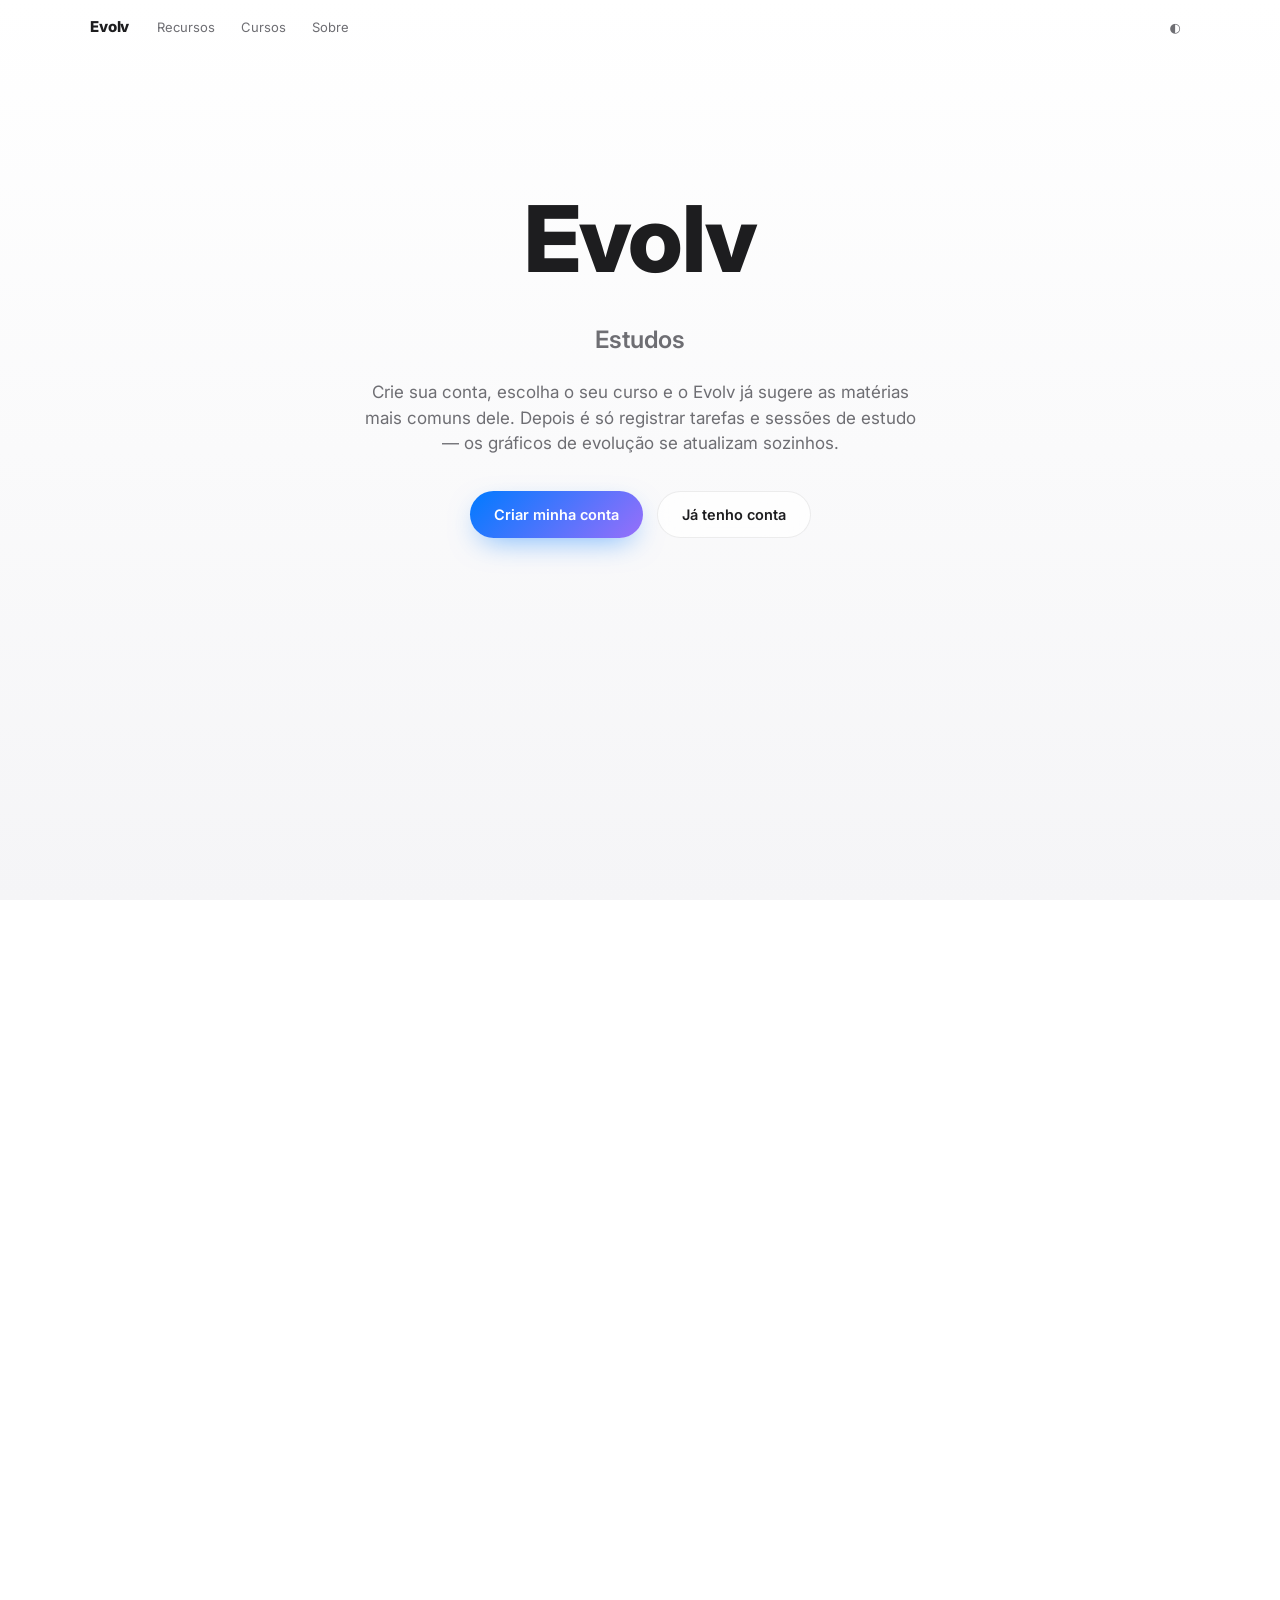
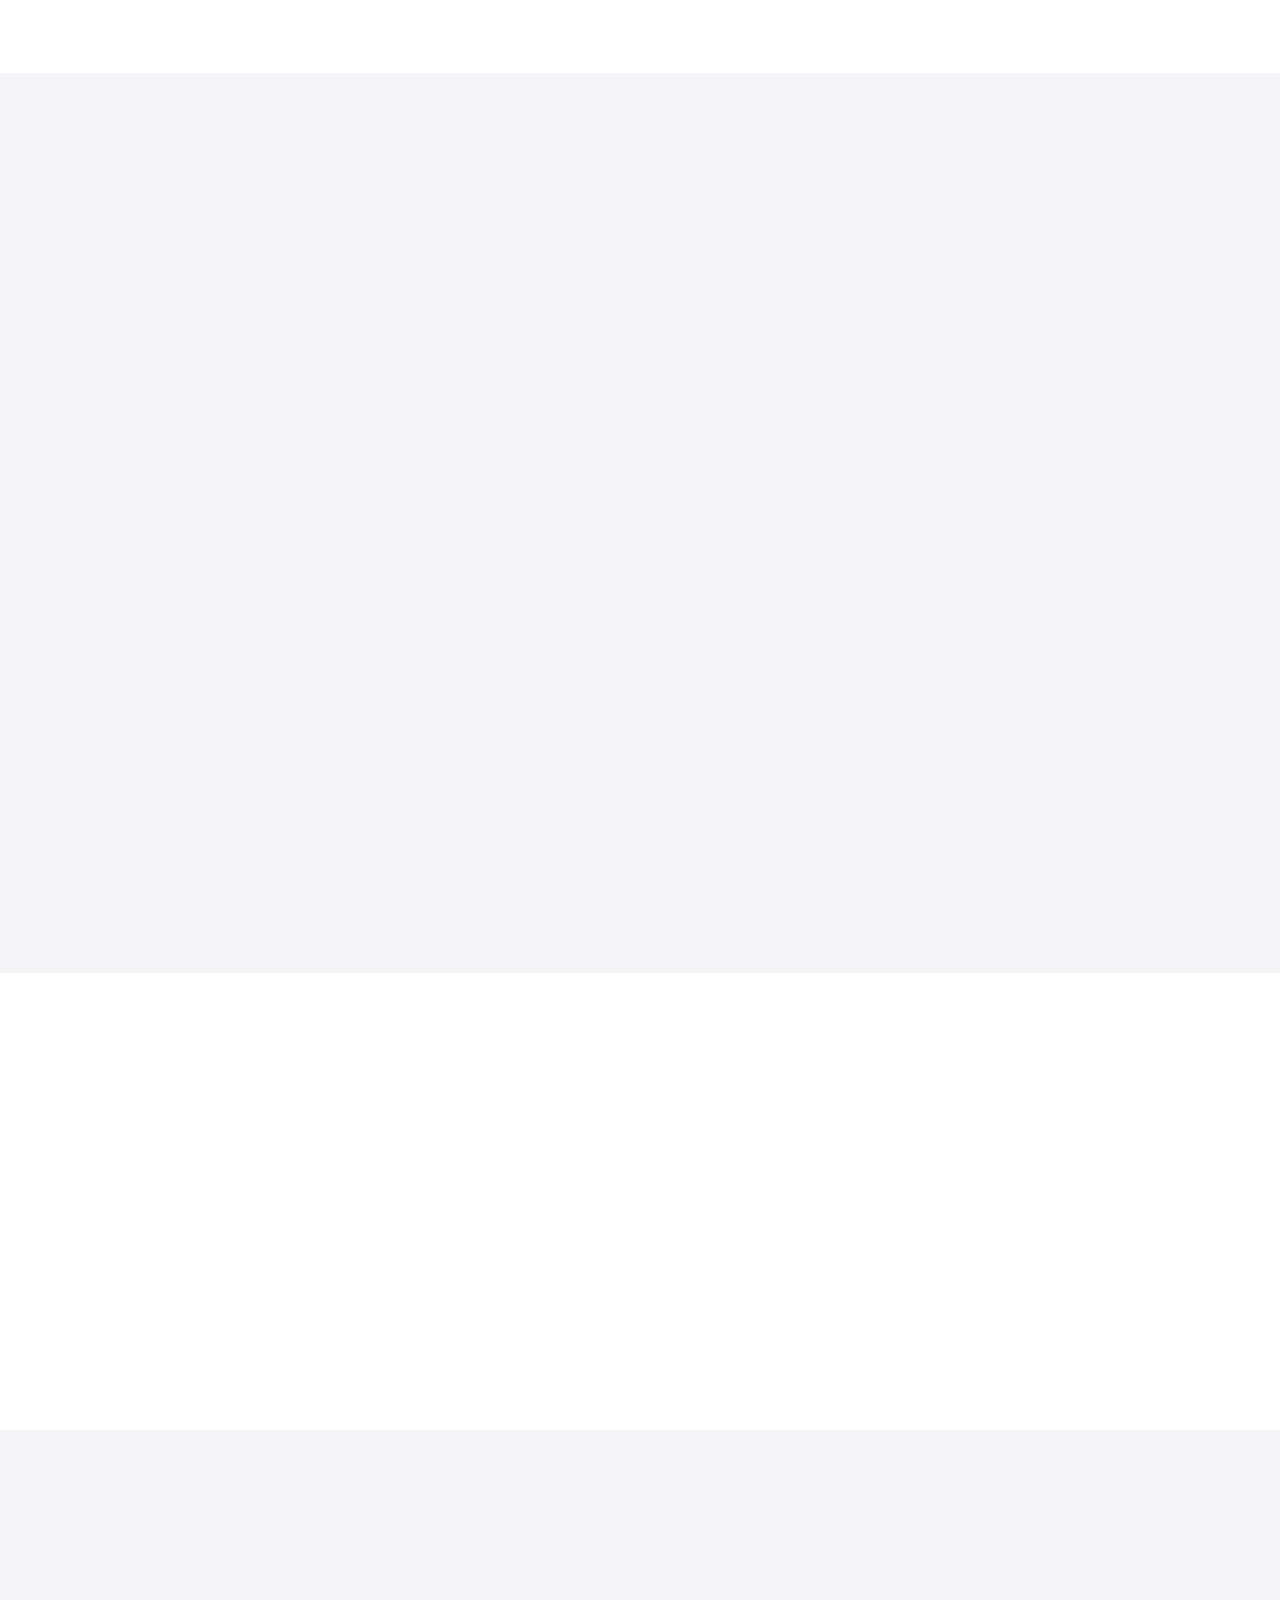
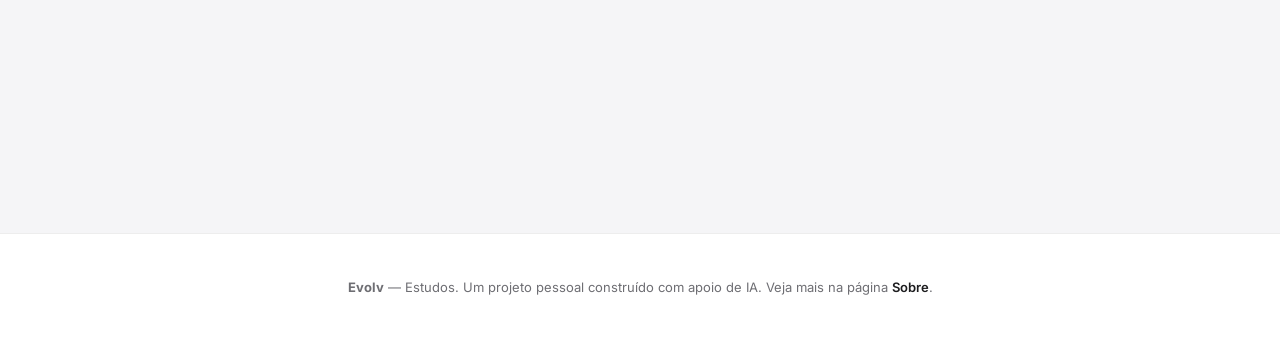
<file: index.html>
<!doctype html>
<html lang="pt-BR">
<head>
<meta charset="utf-8">
<meta name="viewport" content="width=device-width, initial-scale=1, viewport-fit=cover">
<title>Evolv — Estudos</title>
<meta name="description" content="Evolv é o painel pessoal para acompanhar as matérias do seu curso — com dados reais das suas tarefas e sessões de estudo.">
<script>try{var t=localStorage.getItem('evolv:theme');if(t)document.documentElement.dataset.theme=t;}catch(e){}</script>
<link rel="icon" href="data:image/svg+xml,%3Csvg xmlns='http://www.w3.org/2000/svg' viewBox='0 0 100 100'%3E%3Crect width='100' height='100' rx='22' fill='%23000'/%3E%3Ctext x='50' y='67' font-size='54' font-family='Arial' fill='%23fff' text-anchor='middle'%3EE%3C/text%3E%3C/svg%3E">
<link rel="preconnect" href="https://fonts.googleapis.com">
<link rel="preconnect" href="https://fonts.gstatic.com" crossorigin>
<link href="https://fonts.googleapis.com/css2?family=Inter:wght@400;500;600;700&display=swap" rel="stylesheet">
<link rel="stylesheet" href="css/theme.css">
<link rel="stylesheet" href="css/base.css">
<link rel="stylesheet" href="css/nav.css">
<link rel="stylesheet" href="css/marketing.css">
<link rel="stylesheet" href="css/components.css">
<link rel="stylesheet" href="css/animations.css">
</head>
<body>

<nav id="navbar">
  <div class="nav-inner">
    <a href="index.html" class="nav-logo">Evolv</a>
    <div class="nav-links">
      <a href="#features">Recursos</a>
      <a href="#courses">Cursos</a>
      <a href="about.html">Sobre</a>
    </div>
    <div class="nav-right">
      <button class="theme-btn" data-act="theme" title="Alternar tema">◐</button>
      <span data-auth="out" style="display:none"><a href="login.html" class="nav-cta">Entrar</a></span>
      <span data-auth="in" style="display:none;align-items:center;gap:12px">
        <a href="profile.html" class="nav-avatar" id="navAvatar">?</a>
        <a href="javascript:void(0)" class="nav-logout" data-act="logout">Sair</a>
      </span>
    </div>
  </div>
</nav>

<header class="hero">
  <div class="container">
    <h1>Evolv</h1>
    <p class="sub">Estudos</p>
    <p class="lead">Crie sua conta, escolha o seu curso e o Evolv já sugere as matérias mais comuns dele. Depois é só registrar tarefas e sessões de estudo — os gráficos de evolução se atualizam sozinhos.</p>
    <div class="hero-cta">
      <a href="signup.html" class="pill primary">Criar minha conta</a>
      <a href="login.html" class="pill secondary">Já tenho conta</a>
    </div>

    <div class="mock reveal scale">
      <div class="mock-bar"><i></i><i></i><i></i></div>
      <div class="mock-body">
        <div class="mock-side"><i></i><i></i><i></i><i></i><i></i></div>
        <div class="mock-main">
          <div class="mock-kpis"><i></i><i></i><i></i></div>
          <div class="mock-chart">
            <svg viewBox="0 0 400 120" preserveAspectRatio="none">
              <polyline points="0,90 40,80 80,86 120,60 160,66 200,40 240,48 280,26 320,32 360,14 400,20" fill="none" stroke="#0071e3" stroke-width="2.5"/>
            </svg>
          </div>
        </div>
      </div>
    </div>
  </div>
</header>

<section class="section" id="features">
  <div class="container">
    <div class="section-head reveal">
      <div class="eyebrow">Por que Evolv</div>
      <h2>Feito para acompanhar sua rotina de verdade</h2>
      <p>Sem planilhas soltas, sem métricas inventadas. Cada gráfico nasce das tarefas que você concluiu e das horas que você realmente estudou.</p>
    </div>
    <div class="feat-grid reveal">
      <div class="feat"><div class="n">01</div><h3>Matérias do seu jeito</h3><p>Crie suas próprias disciplinas, ou deixe o Evolv sugerir as do seu curso automaticamente.</p></div>
      <div class="feat"><div class="n">02</div><h3>Painel com dados reais</h3><p>Gráficos de evolução calculados a partir das suas tarefas e registros — nunca números fictícios.</p></div>
      <div class="feat"><div class="n">03</div><h3>Tarefas com prazo</h3><p>Crie, conclua e filtre por pendentes, concluídas ou atrasadas.</p></div>
      <div class="feat"><div class="n">04</div><h3>Modo claro e escuro</h3><p>Interface fluida, com transições suaves em cada interação.</p></div>
    </div>
  </div>
</section>

<section class="subj-band" id="courses">
  <div class="container">
    <div class="section-head reveal">
      <div class="eyebrow">Cursos com sugestão automática</div>
      <h2>Diga seu curso, o Evolv monta o resto</h2>
      <p>Ao criar sua conta, escolha um destes cursos e as matérias mais comuns dele já aparecem prontas no seu painel — se você quiser.</p>
    </div>
    <div class="subj-grid stagger">
      <a class="subj-tile" href="signup.html"><div class="badge" style="background:#0071e3">AL</div><h3>ADS</h3><p>Análise e Desenvolvimento de Sistemas</p></a>
      <a class="subj-tile" href="signup.html"><div class="badge" style="background:#34c759">CC</div><h3>Ciência da Computação</h3><p>Algoritmo, estrutura de dados, arquitetura e mais.</p></a>
      <a class="subj-tile" href="signup.html"><div class="badge" style="background:#ff9500">ES</div><h3>Engenharia de Software</h3><p>Requisitos, banco de dados, arquitetura.</p></a>
      <a class="subj-tile" href="signup.html"><div class="badge" style="background:#af52de">SI</div><h3>Sistemas de Informação</h3><p>Algoritmo, gestão de projetos e mais.</p></a>
      <a class="subj-tile" href="signup.html"><div class="badge" style="background:#ff3b30">RC</div><h3>Redes de Computadores</h3><p>Redes, arquitetura, TI e mais.</p></a>
      <a class="subj-tile" href="signup.html"><div class="badge" style="background:#5ac8fa">EC</div><h3>Engenharia da Computação</h3><p>Circuitos digitais, arquitetura e mais.</p></a>
    </div>
  </div>
</section>

<section class="section" id="how">
  <div class="container">
    <div class="section-head reveal">
      <div class="eyebrow">Como funciona</div>
      <h2>Três passos, evolução contínua</h2>
    </div>
    <div class="steps stagger">
      <div class="step"><div class="n"></div><h3>Crie sua conta</h3><p>Diga seu nome, e-mail e, se quiser, o seu curso.</p></div>
      <div class="step"><div class="n"></div><h3>Organize suas matérias</h3><p>Use as sugeridas pelo seu curso ou crie as suas.</p></div>
      <div class="step"><div class="n"></div><h3>Acompanhe sua evolução</h3><p>Registre tarefas e sessões — o painel se atualiza sozinho.</p></div>
    </div>
  </div>
</section>

<section class="cta-band">
  <div class="container reveal">
    <h2>Comece a acompanhar sua evolução</h2>
    <p>Leva menos de um minuto para criar sua conta.</p>
    <a href="signup.html" class="pill primary">Criar minha conta</a>
  </div>
</section>

<footer>
  <p><b>Evolv</b> — Estudos. Um projeto pessoal construído com apoio de IA. Veja mais na página <a href="about.html">Sobre</a>.</p>
</footer>

<script src="js/core/utils.js"></script>
<script src="js/core/state.js"></script>
<script src="js/data/database.js"></script>
<script src="js/services/auth.js"></script>
<script src="js/ui/reveal.js"></script>
<script src="js/pages/marketing.js"></script>
</body>
</html>
</file>
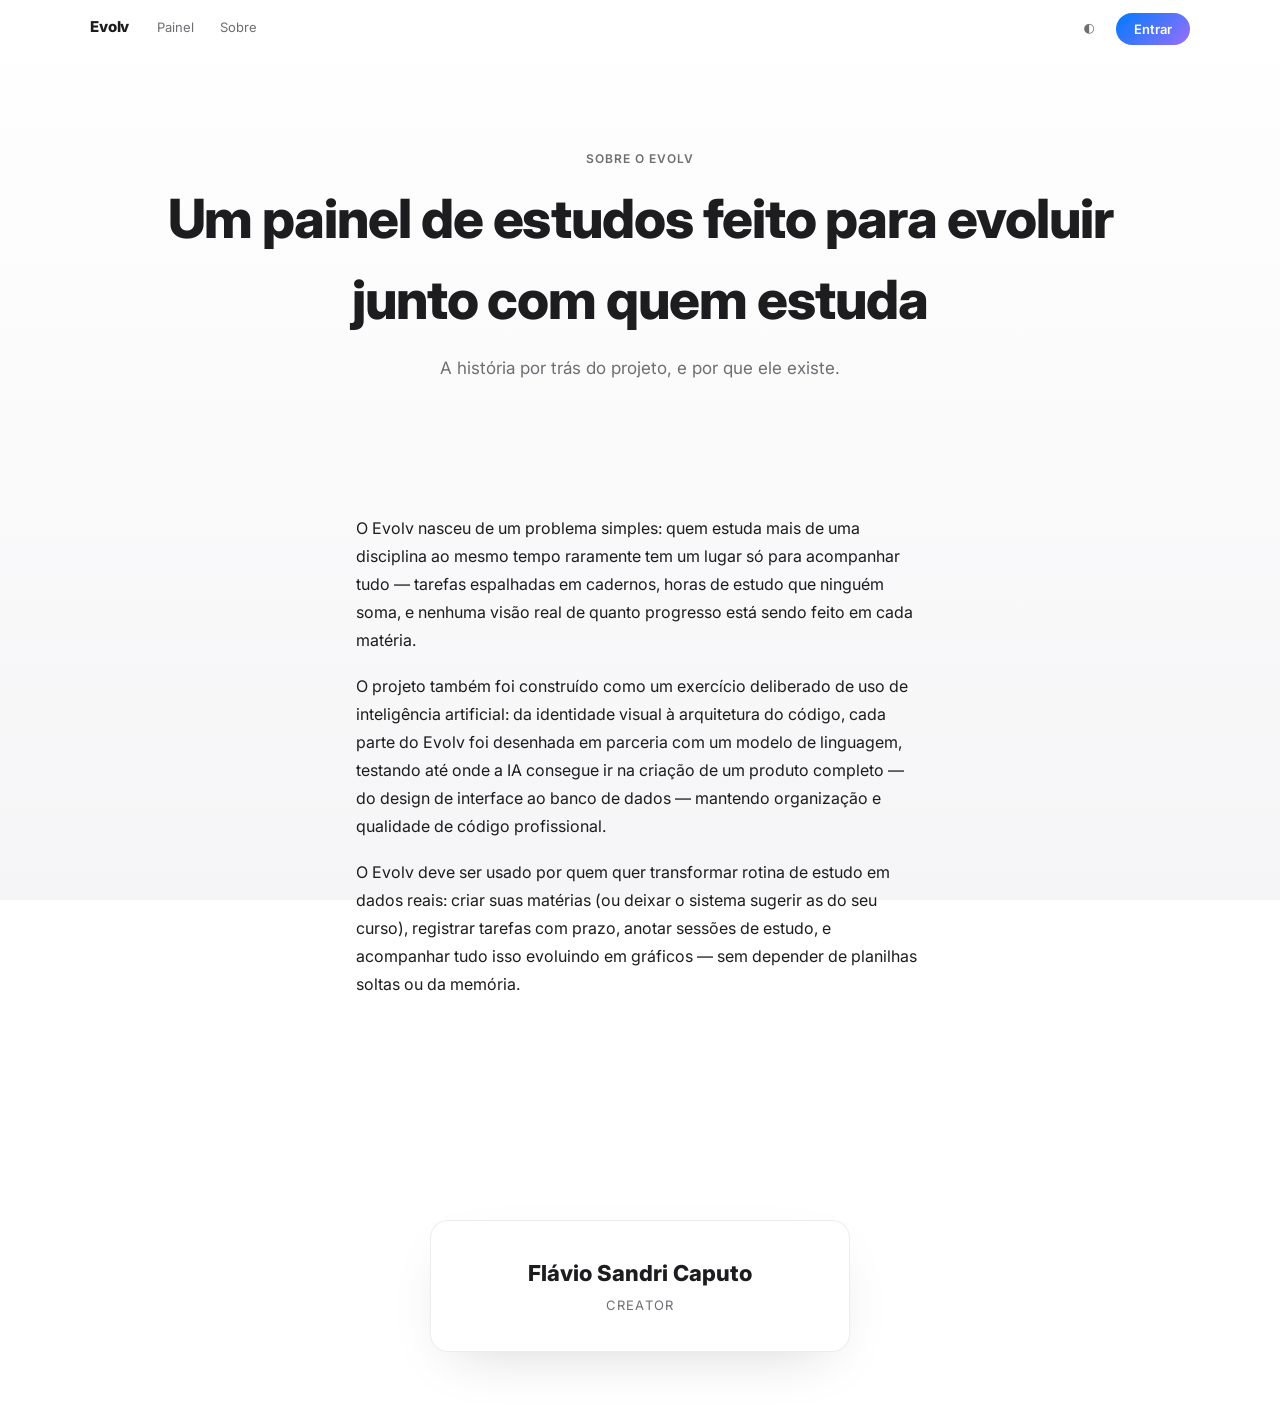
<file: about.html>
<!doctype html>
<html lang="pt-BR">
<head>
<meta charset="utf-8">
<meta name="viewport" content="width=device-width, initial-scale=1, viewport-fit=cover">
<title>Sobre — Evolv</title>
<script>try{var t=localStorage.getItem('evolv:theme');if(t)document.documentElement.dataset.theme=t;}catch(e){}</script>
<link rel="icon" href="data:image/svg+xml,%3Csvg xmlns='http://www.w3.org/2000/svg' viewBox='0 0 100 100'%3E%3Crect width='100' height='100' rx='22' fill='%23000'/%3E%3Ctext x='50' y='67' font-size='54' font-family='Arial' fill='%23fff' text-anchor='middle'%3EE%3C/text%3E%3C/svg%3E">
<link rel="preconnect" href="https://fonts.googleapis.com">
<link rel="preconnect" href="https://fonts.gstatic.com" crossorigin>
<link href="https://fonts.googleapis.com/css2?family=Inter:wght@400;500;600;700&display=swap" rel="stylesheet">
<link rel="stylesheet" href="css/theme.css">
<link rel="stylesheet" href="css/base.css">
<link rel="stylesheet" href="css/nav.css">
<link rel="stylesheet" href="css/components.css">
<link rel="stylesheet" href="css/animations.css">
</head>
<body>

<nav id="navbar">
  <div class="nav-inner">
    <a href="index.html" class="nav-logo">Evolv</a>
    <div class="nav-links">
      <a href="dashboard.html">Painel</a>
      <a href="about.html">Sobre</a>
    </div>
    <div class="nav-right">
      <button class="theme-btn" data-act="theme" title="Alternar tema">◐</button>
      <span data-auth="out" style="display:none"><a href="login.html" class="nav-cta">Entrar</a></span>
      <span data-auth="in" style="display:none;align-items:center;gap:12px">
        <a href="profile.html" class="nav-avatar" id="navAvatar">?</a>
        <a href="javascript:void(0)" class="nav-logout" data-act="logout">Sair</a>
      </span>
    </div>
  </div>
</nav>

<main>
  <section class="about-hero">
    <div class="container reveal">
      <div class="eyebrow">Sobre o Evolv</div>
      <h1>Um painel de estudos feito para evoluir junto com quem estuda</h1>
      <p>A história por trás do projeto, e por que ele existe.</p>
    </div>
  </section>

  <section class="section tight">
    <div class="container about-body reveal">
      <p>O Evolv nasceu de um problema simples: quem estuda mais de uma disciplina ao mesmo tempo raramente tem um lugar só para acompanhar tudo — tarefas espalhadas em cadernos, horas de estudo que ninguém soma, e nenhuma visão real de quanto progresso está sendo feito em cada matéria.</p>
      <p>O projeto também foi construído como um exercício deliberado de uso de inteligência artificial: da identidade visual à arquitetura do código, cada parte do Evolv foi desenhada em parceria com um modelo de linguagem, testando até onde a IA consegue ir na criação de um produto completo — do design de interface ao banco de dados — mantendo organização e qualidade de código profissional.</p>
      <p>O Evolv deve ser usado por quem quer transformar rotina de estudo em dados reais: criar suas matérias (ou deixar o sistema sugerir as do seu curso), registrar tarefas com prazo, anotar sessões de estudo, e acompanhar tudo isso evoluindo em gráficos — sem depender de planilhas soltas ou da memória.</p>
    </div>
  </section>

  <section class="section tight">
    <div class="container reveal">
      <div class="credit-card">
        <div class="name">Flávio Sandri Caputo</div>
        <div class="role">Creator</div>
      </div>
    </div>
  </section>
</main>

<script src="js/core/utils.js"></script>
<script src="js/core/state.js"></script>
<script src="js/data/database.js"></script>
<script src="js/services/auth.js"></script>
<script src="js/ui/reveal.js"></script>
<script src="js/pages/about.js"></script>
</body>
</html>
</file>
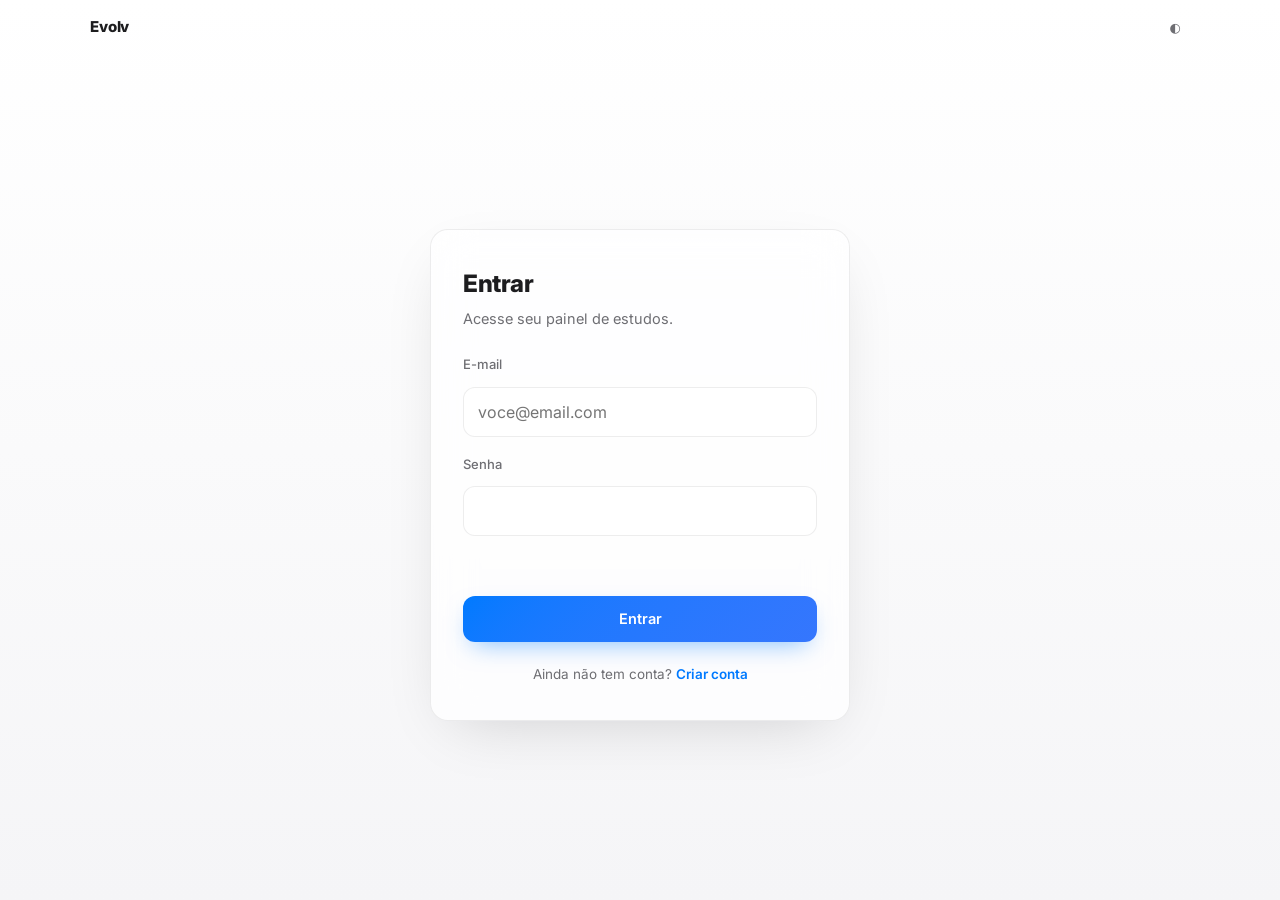
<file: add-log.html>
<!doctype html>
<html lang="pt-BR">
<head>
<meta charset="utf-8">
<meta name="viewport" content="width=device-width, initial-scale=1, viewport-fit=cover">
<title>Novo registro de estudo — Evolv</title>
<script>try{var t=localStorage.getItem('evolv:theme');if(t)document.documentElement.dataset.theme=t;}catch(e){}</script>
<link rel="icon" href="data:image/svg+xml,%3Csvg xmlns='http://www.w3.org/2000/svg' viewBox='0 0 100 100'%3E%3Crect width='100' height='100' rx='22' fill='%23000'/%3E%3Ctext x='50' y='67' font-size='54' font-family='Arial' fill='%23fff' text-anchor='middle'%3EE%3C/text%3E%3C/svg%3E">
<link rel="preconnect" href="https://fonts.googleapis.com">
<link rel="preconnect" href="https://fonts.gstatic.com" crossorigin>
<link href="https://fonts.googleapis.com/css2?family=Inter:wght@400;500;600;700&display=swap" rel="stylesheet">
<link rel="stylesheet" href="css/theme.css">
<link rel="stylesheet" href="css/base.css">
<link rel="stylesheet" href="css/nav.css">
<link rel="stylesheet" href="css/components.css">
<link rel="stylesheet" href="css/animations.css">
</head>
<body>

<nav id="navbar">
  <div class="nav-inner">
    <a href="index.html" class="nav-logo">Evolv</a>
    <div class="nav-links">
      <a href="dashboard.html">Painel</a>
      <a href="about.html">Sobre</a>
    </div>
    <div class="nav-right">
      <button class="theme-btn" data-act="theme" title="Alternar tema">◐</button>
      <span data-auth="out" style="display:none"><a href="login.html" class="nav-cta">Entrar</a></span>
      <span data-auth="in" style="display:none;align-items:center;gap:12px">
        <a href="profile.html" class="nav-avatar" id="navAvatar">?</a>
        <a href="javascript:void(0)" class="nav-logout" data-act="logout">Sair</a>
      </span>
    </div>
  </div>
</nav>

<main class="app-main">
  <div class="container" style="max-width:600px">
    <a class="back-link" href="javascript:history.back()">‹ Voltar</a>
    <div class="page-head"><div><h1>Novo registro de estudo</h1><p>Registre uma sessão para alimentar seus gráficos de evolução.</p></div></div>

    <div class="card">
      <div class="subject-ctx" id="subjectCtx"></div>
      <form id="logForm" class="form-card">
        <div class="field">
          <label for="subjectSelect">Disciplina</label>
          <select id="subjectSelect" required></select>
        </div>
        <div class="field">
          <label for="date">Data</label>
          <input id="date" type="date" required>
        </div>
        <div class="field">
          <label for="minutes">Duração (minutos)</label>
          <input id="minutes" type="number" min="1" placeholder="Ex: 45" required>
        </div>
        <div class="field">
          <label for="content">O que você estudou?</label>
          <input id="content" maxlength="160" placeholder="Ex: Exercícios de recursividade">
        </div>
        <div class="form-actions">
          <button type="submit" class="btn block">Registrar sessão</button>
        </div>
      </form>
    </div>
  </div>
</main>

<script src="js/core/utils.js"></script>
<script src="js/core/state.js"></script>
<script src="js/data/database.js"></script>
<script src="js/services/auth.js"></script>
<script src="js/services/services.js"></script>
<script src="js/ui/reveal.js"></script>
<script src="js/pages/add-log.js"></script>
</body>
</html>
</file>
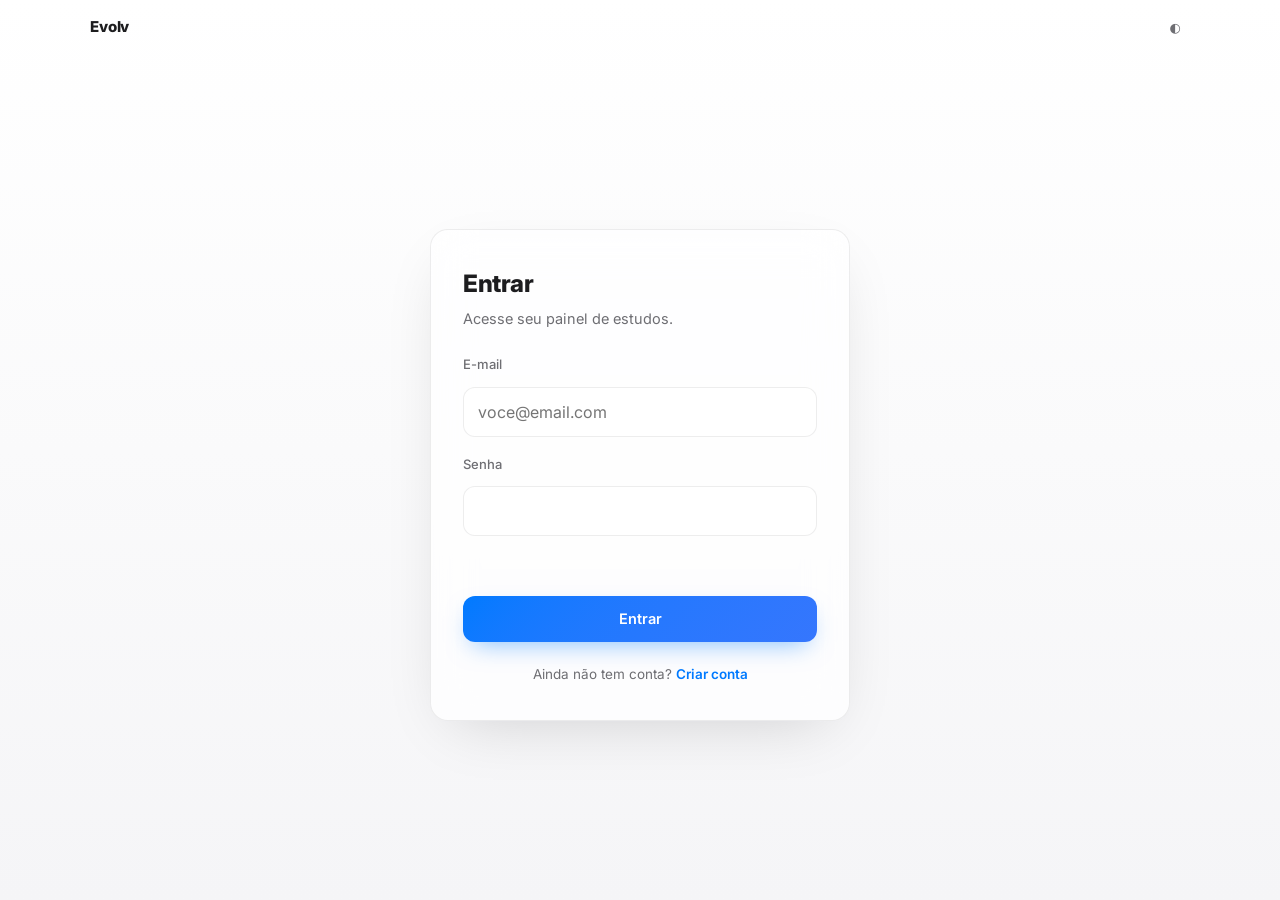
<file: add-subject.html>
<!doctype html>
<html lang="pt-BR">
<head>
<meta charset="utf-8">
<meta name="viewport" content="width=device-width, initial-scale=1, viewport-fit=cover">
<title>Nova matéria — Evolv</title>
<script>try{var t=localStorage.getItem('evolv:theme');if(t)document.documentElement.dataset.theme=t;}catch(e){}</script>
<link rel="icon" href="data:image/svg+xml,%3Csvg xmlns='http://www.w3.org/2000/svg' viewBox='0 0 100 100'%3E%3Crect width='100' height='100' rx='22' fill='%23000'/%3E%3Ctext x='50' y='67' font-size='54' font-family='Arial' fill='%23fff' text-anchor='middle'%3EE%3C/text%3E%3C/svg%3E">
<link rel="preconnect" href="https://fonts.googleapis.com">
<link rel="preconnect" href="https://fonts.gstatic.com" crossorigin>
<link href="https://fonts.googleapis.com/css2?family=Inter:wght@400;500;600;700&display=swap" rel="stylesheet">
<link rel="stylesheet" href="css/theme.css">
<link rel="stylesheet" href="css/base.css">
<link rel="stylesheet" href="css/nav.css">
<link rel="stylesheet" href="css/components.css">
<link rel="stylesheet" href="css/animations.css">
</head>
<body>

<nav id="navbar">
  <div class="nav-inner">
    <a href="index.html" class="nav-logo">Evolv</a>
    <div class="nav-links">
      <a href="dashboard.html">Painel</a>
      <a href="about.html">Sobre</a>
    </div>
    <div class="nav-right">
      <button class="theme-btn" data-act="theme" title="Alternar tema">◐</button>
      <span data-auth="out" style="display:none"><a href="login.html" class="nav-cta">Entrar</a></span>
      <span data-auth="in" style="display:none;align-items:center;gap:12px">
        <a href="profile.html" class="nav-avatar" id="navAvatar">?</a>
        <a href="javascript:void(0)" class="nav-logout" data-act="logout">Sair</a>
      </span>
    </div>
  </div>
</nav>

<main class="app-main">
  <div class="container" style="max-width:600px">
    <a class="back-link" href="dashboard.html">‹ Painel</a>
    <div class="page-head"><div><h1>Nova matéria</h1><p>Crie uma disciplina para organizar suas tarefas e registros.</p></div></div>

    <div class="card">
      <form id="subjectForm" class="form-card">
        <div class="field">
          <label for="name">Nome da matéria</label>
          <input id="name" maxlength="60" placeholder="Ex: Cálculo I" required>
        </div>
        <div class="field">
          <label for="blurb">Descrição (opcional)</label>
          <input id="blurb" maxlength="120" placeholder="Ex: Limites, derivadas e integrais">
        </div>
        <div class="field">
          <label>Cor</label>
          <div class="swatches" id="swatches"></div>
        </div>
        <div class="form-actions">
          <button type="submit" class="btn block">Criar matéria</button>
        </div>
      </form>
    </div>
  </div>
</main>

<script src="js/core/utils.js"></script>
<script src="js/core/state.js"></script>
<script src="js/data/database.js"></script>
<script src="js/services/auth.js"></script>
<script src="js/services/services.js"></script>
<script src="js/ui/reveal.js"></script>
<script src="js/pages/add-subject.js"></script>
</body>
</html>
</file>
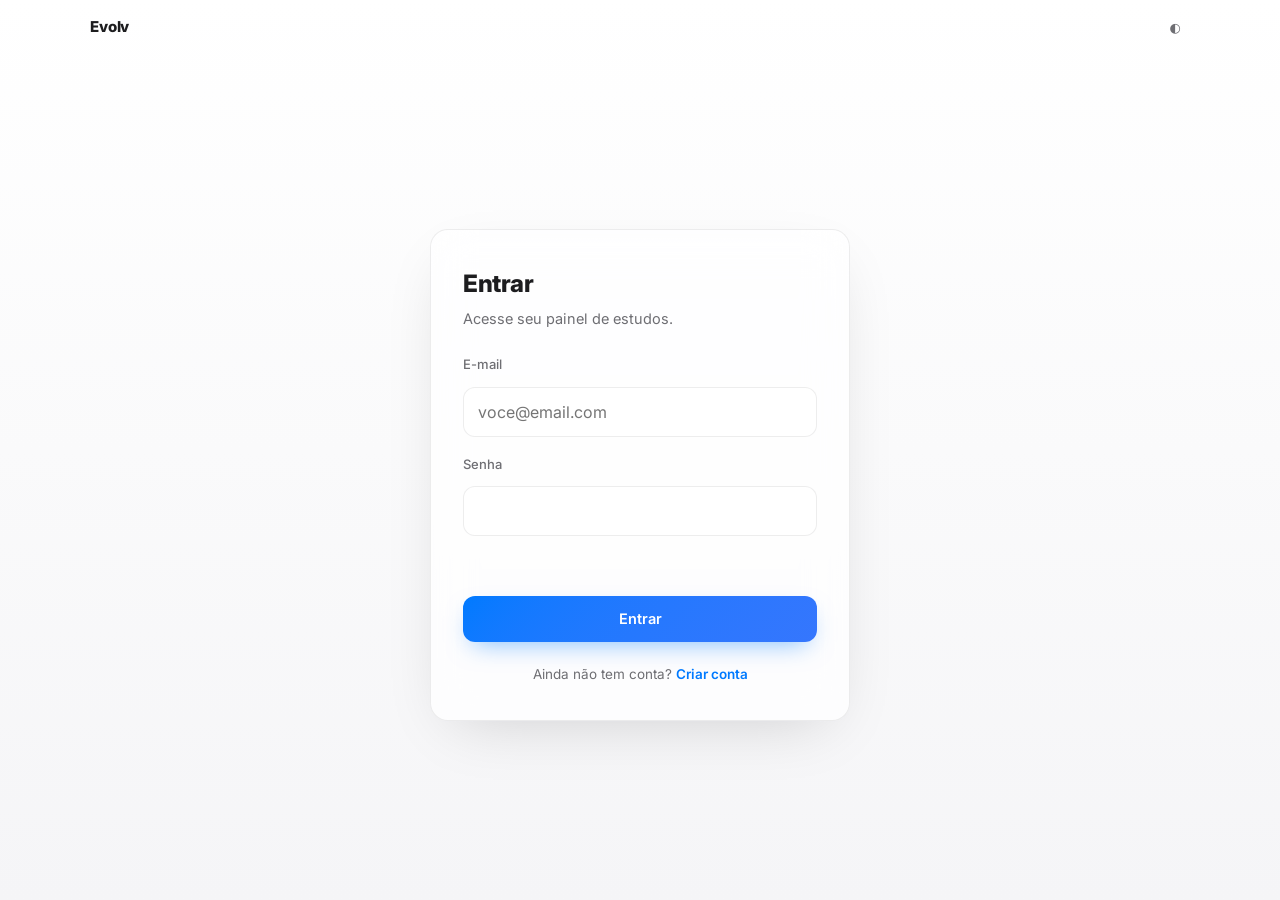
<file: add-task.html>
<!doctype html>
<html lang="pt-BR">
<head>
<meta charset="utf-8">
<meta name="viewport" content="width=device-width, initial-scale=1, viewport-fit=cover">
<title>Nova tarefa — Evolv</title>
<script>try{var t=localStorage.getItem('evolv:theme');if(t)document.documentElement.dataset.theme=t;}catch(e){}</script>
<link rel="icon" href="data:image/svg+xml,%3Csvg xmlns='http://www.w3.org/2000/svg' viewBox='0 0 100 100'%3E%3Crect width='100' height='100' rx='22' fill='%23000'/%3E%3Ctext x='50' y='67' font-size='54' font-family='Arial' fill='%23fff' text-anchor='middle'%3EE%3C/text%3E%3C/svg%3E">
<link rel="preconnect" href="https://fonts.googleapis.com">
<link rel="preconnect" href="https://fonts.gstatic.com" crossorigin>
<link href="https://fonts.googleapis.com/css2?family=Inter:wght@400;500;600;700&display=swap" rel="stylesheet">
<link rel="stylesheet" href="css/theme.css">
<link rel="stylesheet" href="css/base.css">
<link rel="stylesheet" href="css/nav.css">
<link rel="stylesheet" href="css/components.css">
<link rel="stylesheet" href="css/animations.css">
</head>
<body>

<nav id="navbar">
  <div class="nav-inner">
    <a href="index.html" class="nav-logo">Evolv</a>
    <div class="nav-links">
      <a href="dashboard.html">Painel</a>
      <a href="about.html">Sobre</a>
    </div>
    <div class="nav-right">
      <button class="theme-btn" data-act="theme" title="Alternar tema">◐</button>
      <span data-auth="out" style="display:none"><a href="login.html" class="nav-cta">Entrar</a></span>
      <span data-auth="in" style="display:none;align-items:center;gap:12px">
        <a href="profile.html" class="nav-avatar" id="navAvatar">?</a>
        <a href="javascript:void(0)" class="nav-logout" data-act="logout">Sair</a>
      </span>
    </div>
  </div>
</nav>

<main class="app-main">
  <div class="container" style="max-width:600px">
    <a class="back-link" href="javascript:history.back()">‹ Voltar</a>
    <div class="page-head"><div><h1>Nova tarefa</h1><p>Adicione uma tarefa com prazo para uma disciplina.</p></div></div>

    <div class="card">
      <div class="subject-ctx" id="subjectCtx"></div>
      <form id="taskForm" class="form-card">
        <div class="field">
          <label for="subjectSelect">Disciplina</label>
          <select id="subjectSelect" required></select>
        </div>
        <div class="field">
          <label for="title">Título da tarefa</label>
          <input id="title" maxlength="120" placeholder="Ex: Lista de exercícios 3" required>
        </div>
        <div class="field">
          <label for="due">Prazo (opcional)</label>
          <input id="due" type="date">
        </div>
        <div class="form-actions">
          <button type="submit" class="btn block">Adicionar tarefa</button>
        </div>
      </form>
    </div>
  </div>
</main>

<script src="js/core/utils.js"></script>
<script src="js/core/state.js"></script>
<script src="js/data/database.js"></script>
<script src="js/services/auth.js"></script>
<script src="js/services/services.js"></script>
<script src="js/ui/reveal.js"></script>
<script src="js/pages/add-task.js"></script>
</body>
</html>
</file>
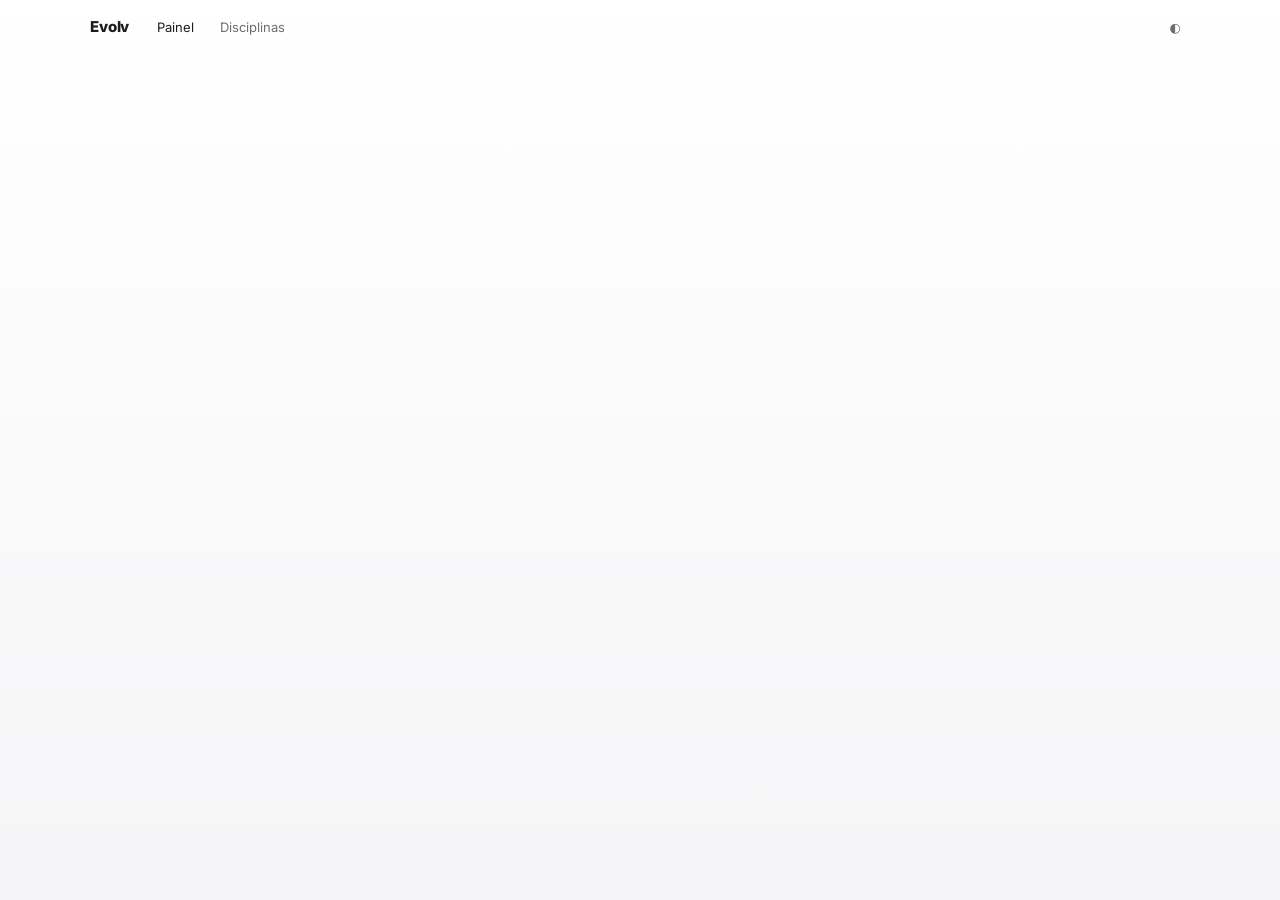
<file: dashboard.html>
<!doctype html>
<html lang="pt-BR">
<head>
<meta charset="utf-8">
<meta name="viewport" content="width=device-width, initial-scale=1, viewport-fit=cover">
<title>Painel — Evolv</title>
<script>try{var t=localStorage.getItem('evolv:theme');if(t)document.documentElement.dataset.theme=t;}catch(e){}</script>
<link rel="icon" href="data:image/svg+xml,%3Csvg xmlns='http://www.w3.org/2000/svg' viewBox='0 0 100 100'%3E%3Crect width='100' height='100' rx='22' fill='%23000'/%3E%3Ctext x='50' y='67' font-size='54' font-family='Arial' fill='%23fff' text-anchor='middle'%3EE%3C/text%3E%3C/svg%3E">
<link rel="preconnect" href="https://fonts.googleapis.com">
<link rel="preconnect" href="https://fonts.gstatic.com" crossorigin>
<link href="https://fonts.googleapis.com/css2?family=Inter:wght@400;500;600;700&display=swap" rel="stylesheet">
<link rel="stylesheet" href="css/theme.css">
<link rel="stylesheet" href="css/base.css">
<link rel="stylesheet" href="css/nav.css">
<link rel="stylesheet" href="css/components.css">
<link rel="stylesheet" href="css/animations.css">
</head>
<body>

<nav id="navbar">
  <div class="nav-inner">
    <a href="index.html" class="nav-logo">Evolv</a>
    <div class="nav-links">
      <a href="dashboard.html" class="on">Painel</a>
      <a href="index.html#subjects">Disciplinas</a>
    </div>
    <div class="nav-right">
      <button class="theme-btn" data-act="theme" title="Alternar tema">◐</button>
    </div>
  </div>
</nav>

<main class="app-main">
  <div class="container">
    <div id="main"></div>
  </div>
</main>

<script src="js/core/utils.js"></script>
<script src="js/core/state.js"></script>
<script src="js/data/database.js"></script>
<script src="js/services/services.js"></script>
<script src="js/services/stats.js"></script>
<script src="js/ui/charts.js"></script>
<script src="js/ui/reveal.js"></script>
<script src="js/pages/dashboard.js"></script>
</body>
</html>
</file>
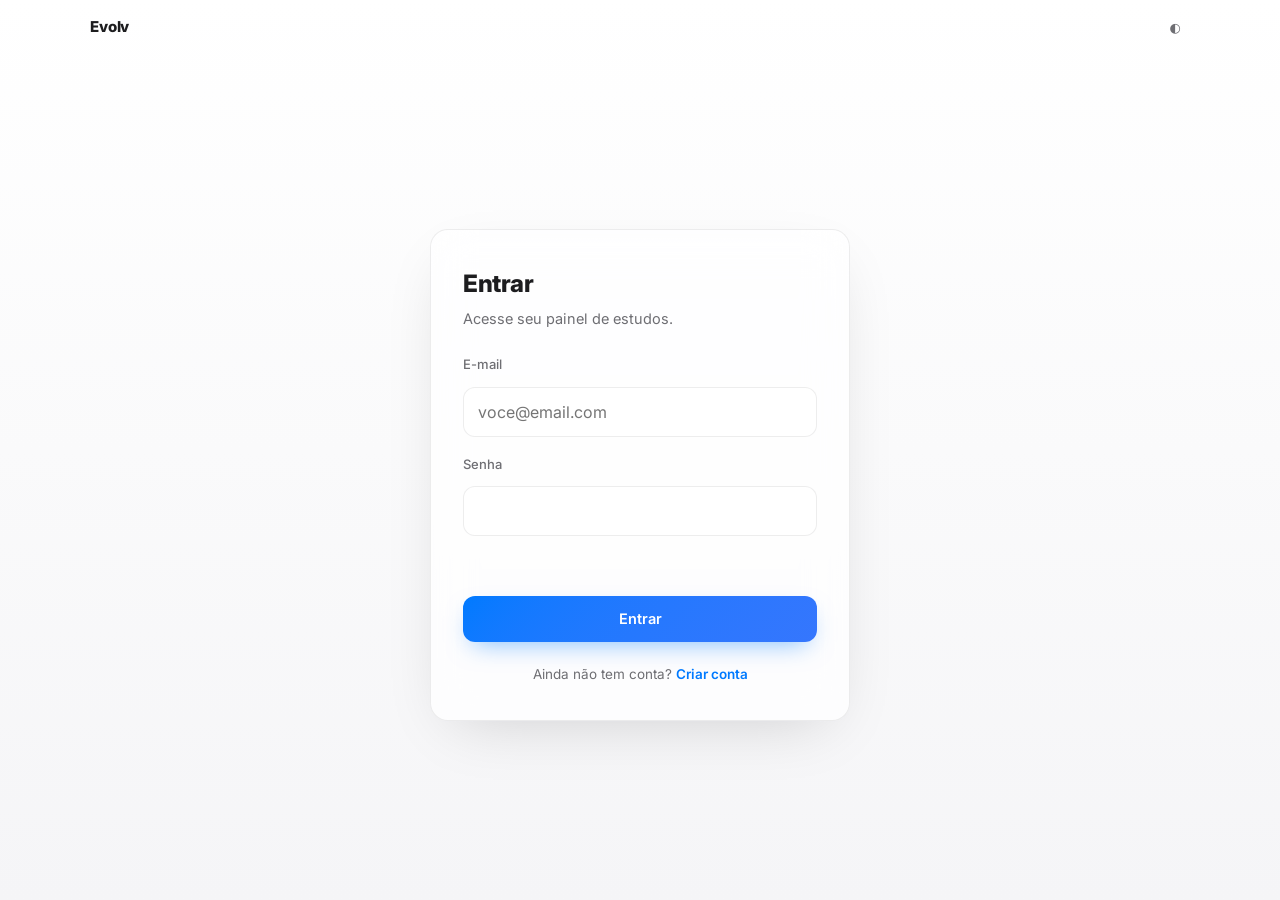
<file: edit-subject.html>
<!doctype html>
<html lang="pt-BR">
<head>
<meta charset="utf-8">
<meta name="viewport" content="width=device-width, initial-scale=1, viewport-fit=cover">
<title>Editar matéria — Evolv</title>
<script>try{var t=localStorage.getItem('evolv:theme');if(t)document.documentElement.dataset.theme=t;}catch(e){}</script>
<link rel="icon" href="data:image/svg+xml,%3Csvg xmlns='http://www.w3.org/2000/svg' viewBox='0 0 100 100'%3E%3Crect width='100' height='100' rx='22' fill='%23000'/%3E%3Ctext x='50' y='67' font-size='54' font-family='Arial' fill='%23fff' text-anchor='middle'%3EE%3C/text%3E%3C/svg%3E">
<link rel="preconnect" href="https://fonts.googleapis.com">
<link rel="preconnect" href="https://fonts.gstatic.com" crossorigin>
<link href="https://fonts.googleapis.com/css2?family=Inter:wght@400;500;600;700&display=swap" rel="stylesheet">
<link rel="stylesheet" href="css/theme.css">
<link rel="stylesheet" href="css/base.css">
<link rel="stylesheet" href="css/nav.css">
<link rel="stylesheet" href="css/components.css">
<link rel="stylesheet" href="css/animations.css">
</head>
<body>

<nav id="navbar">
  <div class="nav-inner">
    <a href="index.html" class="nav-logo">Evolv</a>
    <div class="nav-links">
      <a href="dashboard.html">Painel</a>
      <a href="about.html">Sobre</a>
    </div>
    <div class="nav-right">
      <button class="theme-btn" data-act="theme" title="Alternar tema">◐</button>
      <span data-auth="out" style="display:none"><a href="login.html" class="nav-cta">Entrar</a></span>
      <span data-auth="in" style="display:none;align-items:center;gap:12px">
        <a href="profile.html" class="nav-avatar" id="navAvatar">?</a>
        <a href="javascript:void(0)" class="nav-logout" data-act="logout">Sair</a>
      </span>
    </div>
  </div>
</nav>

<main class="app-main">
  <div class="container" style="max-width:600px">
    <a class="back-link" href="javascript:history.back()">‹ Voltar</a>
    <div class="page-head"><div><h1>Editar matéria</h1><p>Altere o nome, a descrição ou a cor da disciplina.</p></div></div>

    <div class="card">
      <form id="subjectForm" class="form-card">
        <div class="field">
          <label for="name">Nome da matéria</label>
          <input id="name" maxlength="60" required>
        </div>
        <div class="field">
          <label for="blurb">Descrição (opcional)</label>
          <input id="blurb" maxlength="120">
        </div>
        <div class="field">
          <label>Cor</label>
          <div class="swatches" id="swatches"></div>
        </div>
        <div class="form-actions">
          <button type="submit" class="btn block">Salvar alterações</button>
        </div>
      </form>
      <div class="mt" style="border-top:1px solid var(--line);padding-top:18px">
        <button type="button" class="btn ghost block" id="deleteBtn" style="color:var(--bad)">Excluir matéria</button>
      </div>
    </div>
  </div>
</main>

<script src="js/core/utils.js"></script>
<script src="js/core/state.js"></script>
<script src="js/data/database.js"></script>
<script src="js/services/auth.js"></script>
<script src="js/services/services.js"></script>
<script src="js/ui/reveal.js"></script>
<script src="js/pages/edit-subject.js"></script>
</body>
</html>
</file>
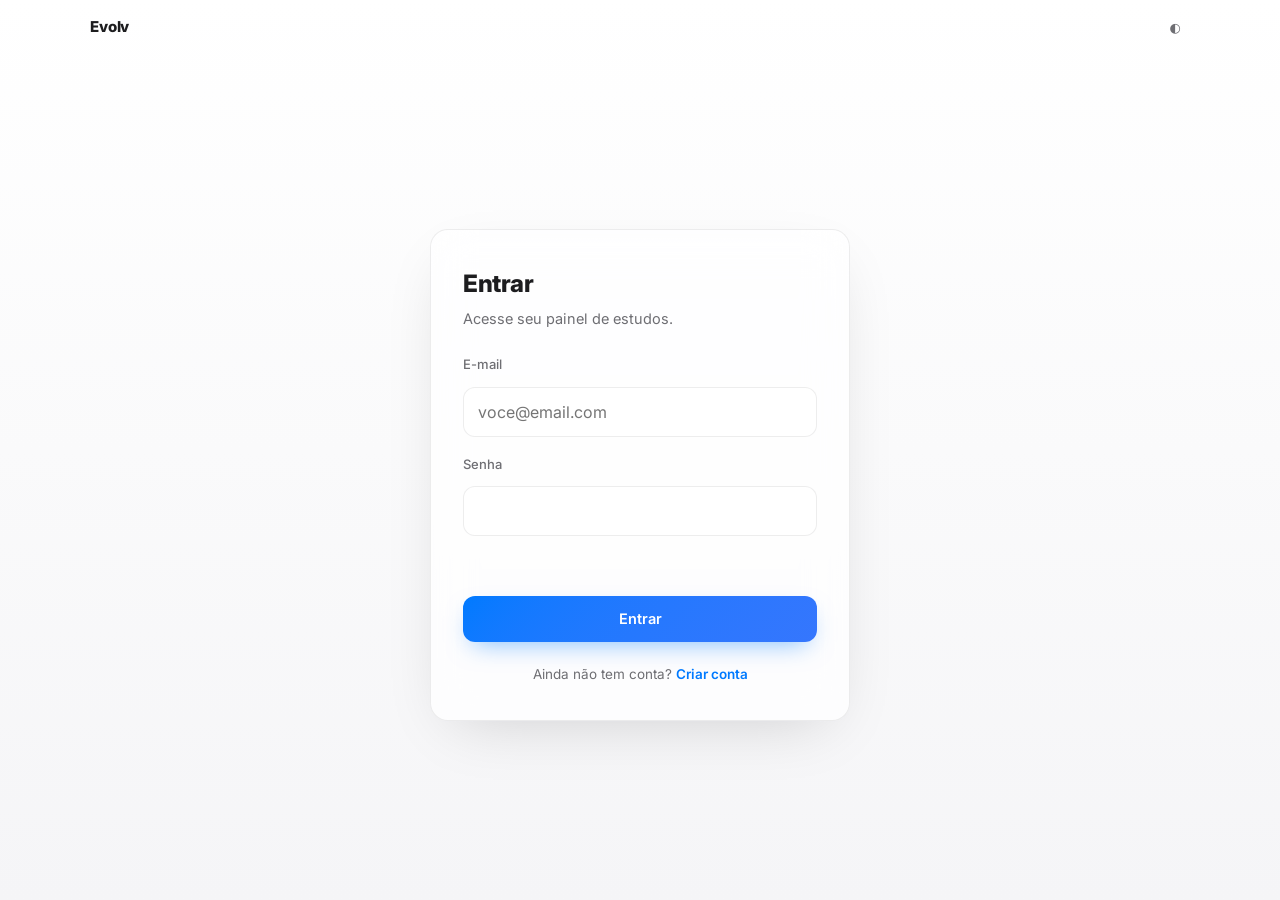
<file: login.html>
<!doctype html>
<html lang="pt-BR">
<head>
<meta charset="utf-8">
<meta name="viewport" content="width=device-width, initial-scale=1, viewport-fit=cover">
<title>Entrar — Evolv</title>
<script>try{var t=localStorage.getItem('evolv:theme');if(t)document.documentElement.dataset.theme=t;}catch(e){}</script>
<link rel="icon" href="data:image/svg+xml,%3Csvg xmlns='http://www.w3.org/2000/svg' viewBox='0 0 100 100'%3E%3Crect width='100' height='100' rx='22' fill='%23000'/%3E%3Ctext x='50' y='67' font-size='54' font-family='Arial' fill='%23fff' text-anchor='middle'%3EE%3C/text%3E%3C/svg%3E">
<link rel="preconnect" href="https://fonts.googleapis.com">
<link rel="preconnect" href="https://fonts.gstatic.com" crossorigin>
<link href="https://fonts.googleapis.com/css2?family=Inter:wght@400;500;600;700&display=swap" rel="stylesheet">
<link rel="stylesheet" href="css/theme.css">
<link rel="stylesheet" href="css/base.css">
<link rel="stylesheet" href="css/nav.css">
<link rel="stylesheet" href="css/components.css">
<link rel="stylesheet" href="css/animations.css">
</head>
<body>

<nav id="navbar">
  <div class="nav-inner">
    <a href="index.html" class="nav-logo">Evolv</a>
    <div class="nav-links"></div>
    <div class="nav-right">
      <button class="theme-btn" data-act="theme" title="Alternar tema">◐</button>
    </div>
  </div>
</nav>

<main class="auth-shell">
  <div class="auth-card">
    <h1>Entrar</h1>
    <p>Acesse seu painel de estudos.</p>

    <form id="loginForm" class="form-card">
      <div class="field">
        <label for="email">E-mail</label>
        <input id="email" type="email" placeholder="voce@email.com" required>
      </div>
      <div class="field">
        <label for="password">Senha</label>
        <input id="password" type="password" required>
      </div>
      <div class="form-error" id="formError"></div>
      <div class="form-actions">
        <button type="submit" class="btn block">Entrar</button>
      </div>
    </form>

    <div class="auth-switch">Ainda não tem conta? <a href="signup.html">Criar conta</a></div>
  </div>
</main>

<script src="js/core/utils.js"></script>
<script src="js/core/state.js"></script>
<script src="js/data/database.js"></script>
<script src="js/services/auth.js"></script>
<script src="js/ui/reveal.js"></script>
<script src="js/pages/login.js"></script>
</body>
</html>
</file>
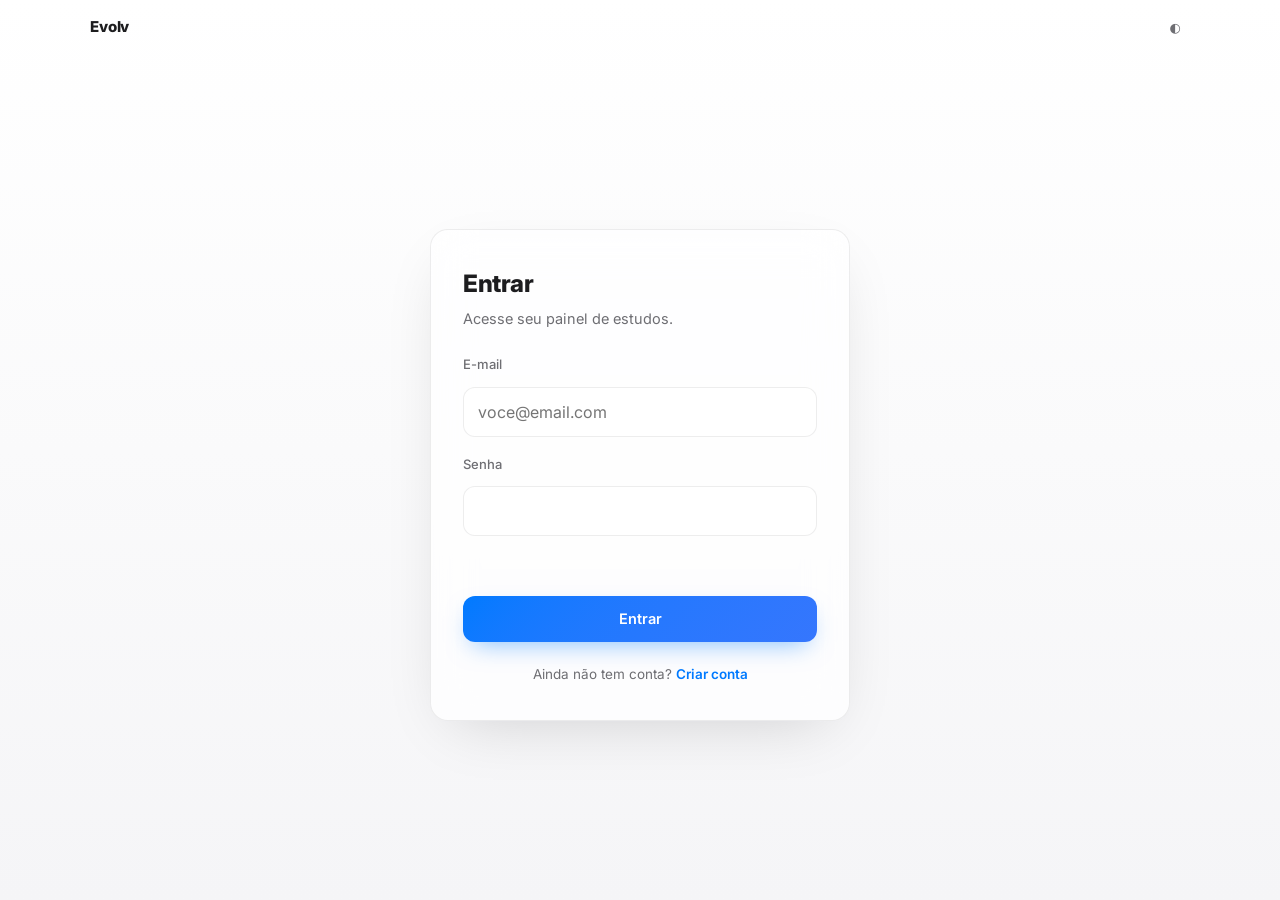
<file: profile.html>
<!doctype html>
<html lang="pt-BR">
<head>
<meta charset="utf-8">
<meta name="viewport" content="width=device-width, initial-scale=1, viewport-fit=cover">
<title>Meu perfil — Evolv</title>
<script>try{var t=localStorage.getItem('evolv:theme');if(t)document.documentElement.dataset.theme=t;}catch(e){}</script>
<link rel="icon" href="data:image/svg+xml,%3Csvg xmlns='http://www.w3.org/2000/svg' viewBox='0 0 100 100'%3E%3Crect width='100' height='100' rx='22' fill='%23000'/%3E%3Ctext x='50' y='67' font-size='54' font-family='Arial' fill='%23fff' text-anchor='middle'%3EE%3C/text%3E%3C/svg%3E">
<link rel="preconnect" href="https://fonts.googleapis.com">
<link rel="preconnect" href="https://fonts.gstatic.com" crossorigin>
<link href="https://fonts.googleapis.com/css2?family=Inter:wght@400;500;600;700&display=swap" rel="stylesheet">
<link rel="stylesheet" href="css/theme.css">
<link rel="stylesheet" href="css/base.css">
<link rel="stylesheet" href="css/nav.css">
<link rel="stylesheet" href="css/components.css">
<link rel="stylesheet" href="css/animations.css">
</head>
<body>

<nav id="navbar">
  <div class="nav-inner">
    <a href="index.html" class="nav-logo">Evolv</a>
    <div class="nav-links">
      <a href="dashboard.html">Painel</a>
      <a href="about.html">Sobre</a>
    </div>
    <div class="nav-right">
      <button class="theme-btn" data-act="theme" title="Alternar tema">◐</button>
      <span data-auth="out" style="display:none"><a href="login.html" class="nav-cta">Entrar</a></span>
      <span data-auth="in" style="display:none;align-items:center;gap:12px">
        <a href="profile.html" class="nav-avatar" id="navAvatar">?</a>
        <a href="javascript:void(0)" class="nav-logout" data-act="logout">Sair</a>
      </span>
    </div>
  </div>
</nav>

<main class="app-main">
  <div class="container" style="max-width:600px">
    <div class="page-head"><div><h1>Meu perfil</h1><p>Seus dados de conta e curso.</p></div></div>

    <div class="card">
      <form id="profileForm" class="form-card">
        <div class="avatar-upload">
          <div class="avatar-preview" id="photoPreview">?</div>
          <label class="btn ghost upload-btn">Trocar foto
            <input type="file" id="photo" accept="image/*">
          </label>
        </div>

        <div class="field">
          <label for="name">Nome</label>
          <input id="name" required>
        </div>
        <div class="field">
          <label for="email">E-mail</label>
          <input id="email" type="email" disabled>
        </div>
        <div class="field autocomplete">
          <label for="course">Curso</label>
          <input id="course" placeholder="Ex: ADS, Ciência da Computação..." autocomplete="off">
          <input type="hidden" id="courseCode">
          <div class="suggest-list" id="courseSuggestions"></div>
        </div>

        <div class="form-actions" style="align-items:center">
          <button type="submit" class="btn">Salvar alterações</button>
          <span class="muted" id="saved" style="font-size:13px"></span>
        </div>
      </form>
      <div class="mt" style="border-top:1px solid var(--line);padding-top:18px">
        <button type="button" class="btn ghost block" data-act="logout">Sair da conta</button>
      </div>
    </div>
  </div>
</main>

<script src="js/core/utils.js"></script>
<script src="js/core/state.js"></script>
<script src="js/data/database.js"></script>
<script src="js/services/auth.js"></script>
<script src="js/ui/reveal.js"></script>
<script src="js/ui/autocomplete.js"></script>
<script src="js/pages/profile.js"></script>
</body>
</html>
</file>
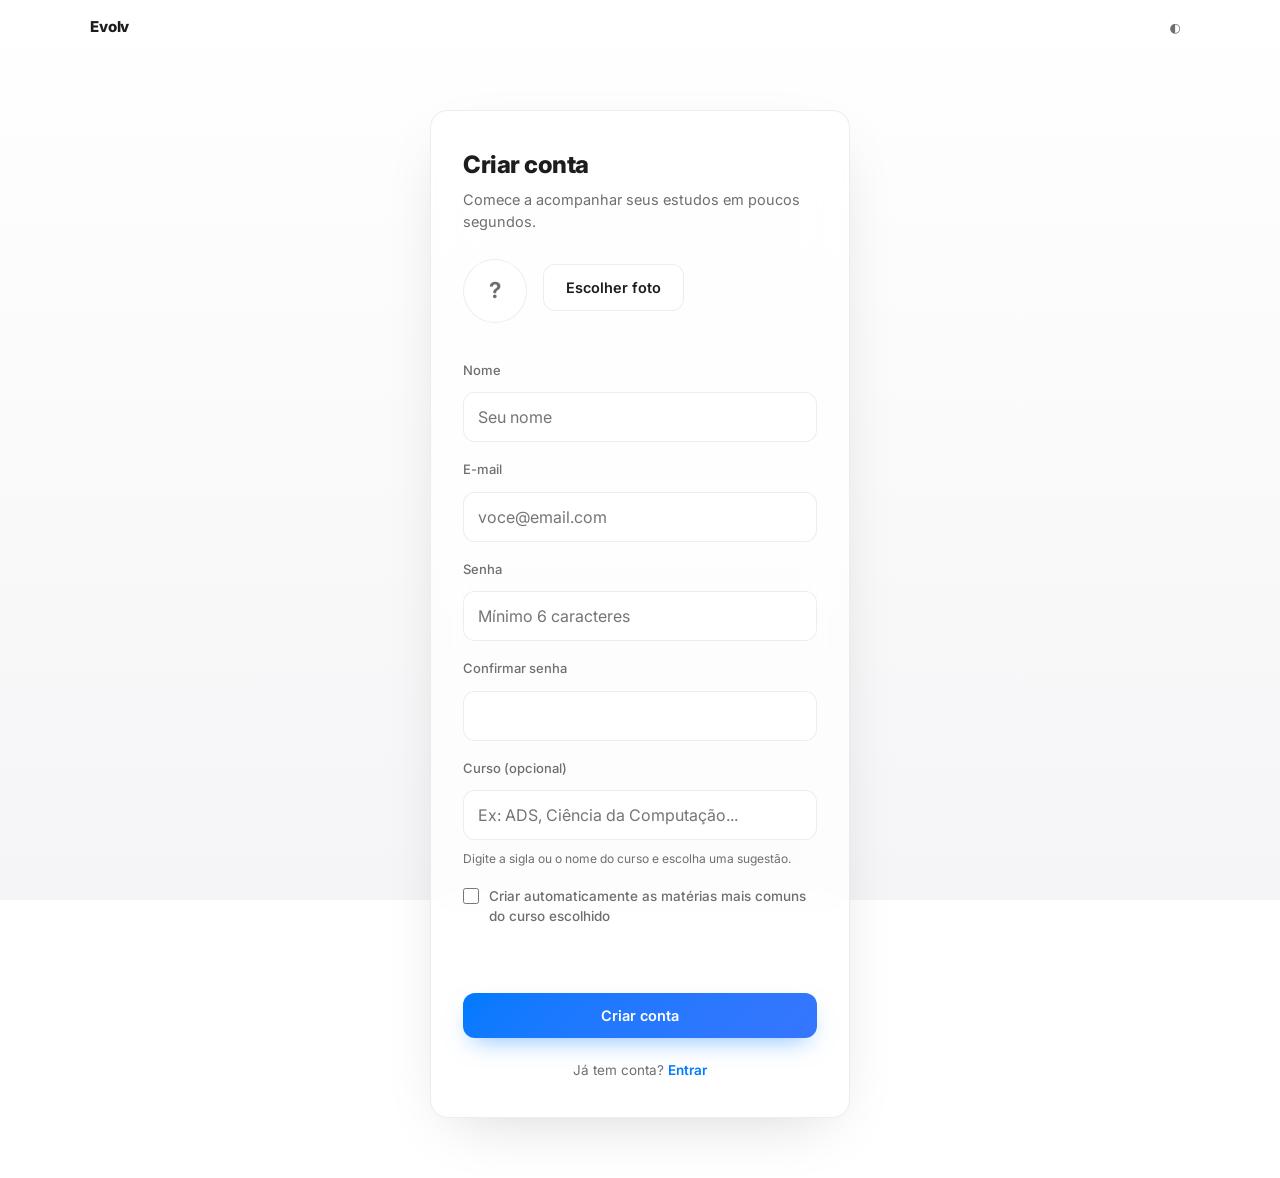
<file: signup.html>
<!doctype html>
<html lang="pt-BR">
<head>
<meta charset="utf-8">
<meta name="viewport" content="width=device-width, initial-scale=1, viewport-fit=cover">
<title>Criar conta — Evolv</title>
<script>try{var t=localStorage.getItem('evolv:theme');if(t)document.documentElement.dataset.theme=t;}catch(e){}</script>
<link rel="icon" href="data:image/svg+xml,%3Csvg xmlns='http://www.w3.org/2000/svg' viewBox='0 0 100 100'%3E%3Crect width='100' height='100' rx='22' fill='%23000'/%3E%3Ctext x='50' y='67' font-size='54' font-family='Arial' fill='%23fff' text-anchor='middle'%3EE%3C/text%3E%3C/svg%3E">
<link rel="preconnect" href="https://fonts.googleapis.com">
<link rel="preconnect" href="https://fonts.gstatic.com" crossorigin>
<link href="https://fonts.googleapis.com/css2?family=Inter:wght@400;500;600;700&display=swap" rel="stylesheet">
<link rel="stylesheet" href="css/theme.css">
<link rel="stylesheet" href="css/base.css">
<link rel="stylesheet" href="css/nav.css">
<link rel="stylesheet" href="css/components.css">
<link rel="stylesheet" href="css/animations.css">
</head>
<body>

<nav id="navbar">
  <div class="nav-inner">
    <a href="index.html" class="nav-logo">Evolv</a>
    <div class="nav-links"></div>
    <div class="nav-right">
      <button class="theme-btn" data-act="theme" title="Alternar tema">◐</button>
    </div>
  </div>
</nav>

<main class="auth-shell">
  <div class="auth-card">
    <h1>Criar conta</h1>
    <p>Comece a acompanhar seus estudos em poucos segundos.</p>

    <form id="signupForm" class="form-card">
      <div class="avatar-upload">
        <div class="avatar-preview" id="photoPreview">?</div>
        <label class="btn ghost upload-btn">Escolher foto
          <input type="file" id="photo" accept="image/*">
        </label>
      </div>

      <div class="field">
        <label for="name">Nome</label>
        <input id="name" placeholder="Seu nome" required>
      </div>
      <div class="field">
        <label for="email">E-mail</label>
        <input id="email" type="email" placeholder="voce@email.com" required>
      </div>
      <div class="field">
        <label for="password">Senha</label>
        <input id="password" type="password" placeholder="Mínimo 6 caracteres" required>
      </div>
      <div class="field">
        <label for="confirm">Confirmar senha</label>
        <input id="confirm" type="password" required>
      </div>

      <div class="field autocomplete">
        <label for="course">Curso (opcional)</label>
        <input id="course" placeholder="Ex: ADS, Ciência da Computação..." autocomplete="off">
        <input type="hidden" id="courseCode">
        <div class="suggest-list" id="courseSuggestions"></div>
        <div class="field-hint">Digite a sigla ou o nome do curso e escolha uma sugestão.</div>
      </div>
      <label class="checkbox-row">
        <input type="checkbox" id="autoCreate">
        Criar automaticamente as matérias mais comuns do curso escolhido
      </label>

      <div class="form-error" id="formError"></div>
      <div class="form-actions">
        <button type="submit" class="btn block">Criar conta</button>
      </div>
    </form>

    <div class="auth-switch">Já tem conta? <a href="login.html">Entrar</a></div>
  </div>
</main>

<script src="js/core/utils.js"></script>
<script src="js/core/state.js"></script>
<script src="js/data/database.js"></script>
<script src="js/services/auth.js"></script>
<script src="js/services/services.js"></script>
<script src="js/ui/reveal.js"></script>
<script src="js/ui/autocomplete.js"></script>
<script src="js/pages/signup.js"></script>
</body>
</html>
</file>
<file: css/theme.css>
:root{
  --bg:#ffffff; --bg-gradient: linear-gradient(180deg,#ffffff 0%,#f5f5f7 100%);
  --bg2:#f5f5f7; --panel:#ffffff;
  --glass-bg: rgba(255,255,255,0.72); --glass-border: rgba(0,0,0,0.07); --glass-blur: 20px;
  --text:#1d1d1f; --muted:#6e6e73; --line:#d2d2d7;
  --accent:#007aff; --accent2:#986ffa; --good:#1d8a3f; --bad:#d70015;
  --shadow:0 1px 2px #0000000a, 0 14px 34px -16px #00000018;
  --shadow-glass:0 20px 60px -24px rgba(0,0,0,0.18);
  --radius:18px;
  --ease: cubic-bezier(.25,1,.5,1);
  color-scheme:light;
}
:root[data-theme="dark"]{
  --bg:#000000; --bg-gradient: radial-gradient(circle at 15% -10%, rgba(0,122,255,0.16), transparent 45%), radial-gradient(circle at 85% 0%, rgba(152,111,250,0.14), transparent 40%), linear-gradient(180deg,#000000 0%,#0d0d11 100%);
  --bg2:#1d1d1f; --panel:#1c1c1e;
  --glass-bg: rgba(255,255,255,0.055); --glass-border: rgba(255,255,255,0.08); --glass-blur: 20px;
  --text:#f5f5f7; --muted:#98989d; --line:#39393c;
  --accent:#0a84ff; --accent2:#a879ff; --good:#32d74b; --bad:#ff453a;
  --shadow:0 1px 2px #0000004d, 0 14px 34px -16px #00000070;
  --shadow-glass:0 24px 70px -20px rgba(0,0,0,0.65);
  color-scheme:dark;
}
@media(prefers-color-scheme:dark){
  :root:not([data-theme="light"]):not([data-theme="dark"]){
    --bg:#000000; --bg-gradient: radial-gradient(circle at 15% -10%, rgba(0,122,255,0.16), transparent 45%), radial-gradient(circle at 85% 0%, rgba(152,111,250,0.14), transparent 40%), linear-gradient(180deg,#000000 0%,#0d0d11 100%);
    --bg2:#1d1d1f; --panel:#1c1c1e;
    --glass-bg: rgba(255,255,255,0.055); --glass-border: rgba(255,255,255,0.08); --glass-blur: 20px;
    --text:#f5f5f7; --muted:#98989d; --line:#39393c;
    --accent:#0a84ff; --accent2:#a879ff; --good:#32d74b; --bad:#ff453a;
    --shadow:0 1px 2px #0000004d, 0 14px 34px -16px #00000070;
    --shadow-glass:0 24px 70px -20px rgba(0,0,0,0.65);
    color-scheme:dark;
  }
}
</file>
<file: css/base.css>
*{box-sizing:border-box;margin:0;padding:0}
:root{padding-top:env(safe-area-inset-top,0px);padding-bottom:env(safe-area-inset-bottom,0px)}
html{scroll-behavior:smooth;scroll-padding-top:64px}
body{
  background:var(--bg-gradient); background-attachment:fixed; color:var(--text);
  font-family:-apple-system,BlinkMacSystemFont,"SF Pro Text","Inter",ui-sans-serif,system-ui,"Segoe UI",Roboto,sans-serif;
  font-size:16px; line-height:1.5; -webkit-font-smoothing:antialiased;
  transition:background .5s var(--ease), color .35s var(--ease);
}
h1,h2,h3,h4{font-family:-apple-system,BlinkMacSystemFont,"SF Pro Display","Inter",ui-sans-serif,system-ui,sans-serif;letter-spacing:-.02em;font-weight:700}
button{font:inherit;color:inherit;background:none;border:0;cursor:pointer}
a{color:inherit;text-decoration:none}
input,select{font:inherit;color:var(--text);background:var(--panel);border:1px solid var(--glass-border);border-radius:12px;padding:12px 14px;min-width:0;outline:0;transition:border-color .3s var(--ease),box-shadow .3s var(--ease)}
input:focus,select:focus{border-color:var(--accent);box-shadow:0 0 0 4px color-mix(in srgb,var(--accent) 18%,transparent)}
label{display:block;font-size:13px;color:var(--muted);margin-bottom:6px;font-weight:500}
::selection{background:color-mix(in srgb,var(--accent) 25%,transparent)}
.container{max-width:1100px;margin:0 auto;padding-left:clamp(20px,5vw,56px);padding-right:clamp(20px,5vw,56px)}
.muted{color:var(--muted)}
.eyebrow{font-size:12px;font-weight:600;letter-spacing:.08em;text-transform:uppercase;color:var(--muted);margin-bottom:10px}
.section{padding:96px 0}
.section.tight{padding:72px 0}
.section-head{max-width:640px;margin:0 auto 48px;text-align:center}
.section-head h2{font-size:clamp(26px,4vw,40px);font-weight:800}
.section-head p{margin-top:14px;color:var(--muted);font-size:17px}
.dark-band{background:var(--bg2);color:var(--text)}

.pill{display:inline-flex;align-items:center;gap:8px;padding:12px 24px;border-radius:99px;font-weight:600;font-size:14.5px;transition:transform .35s var(--ease),opacity .3s var(--ease),box-shadow .35s var(--ease),background .3s var(--ease)}
.pill:hover{transform:scale(1.02)}
.pill:active{transform:scale(.97)}
.pill.primary{background:linear-gradient(135deg,var(--accent),var(--accent2));color:#fff;box-shadow:0 10px 30px -10px color-mix(in srgb,var(--accent) 60%,transparent)}
.pill.primary:hover{box-shadow:0 16px 40px -10px color-mix(in srgb,var(--accent) 75%,transparent)}
.pill.secondary{background:var(--glass-bg);backdrop-filter:blur(var(--glass-blur)) saturate(160%);-webkit-backdrop-filter:blur(var(--glass-blur)) saturate(160%);color:var(--text);border:1px solid var(--glass-border)}
.pill.secondary:hover{border-color:color-mix(in srgb,var(--accent) 50%,var(--glass-border))}

.back-link{display:inline-flex;align-items:center;gap:6px;color:var(--muted);font-size:14px;font-weight:500;margin-bottom:22px;transition:color .3s var(--ease)}
.back-link:hover{color:var(--text)}
</file>
<file: css/nav.css>
#navbar{position:fixed;top:0;left:0;right:0;z-index:100;height:56px;display:flex;align-items:center;
  padding:0 clamp(16px,5vw,32px);padding-top:env(safe-area-inset-top,0px);
  background:transparent;border-bottom:1px solid transparent;
  transition:background .4s var(--ease),border-color .4s var(--ease)}
#navbar.scrolled{
  background:var(--glass-bg);backdrop-filter:blur(var(--glass-blur)) saturate(160%);-webkit-backdrop-filter:blur(var(--glass-blur)) saturate(160%);
  border-bottom-color:var(--glass-border)}
.nav-inner{max-width:1100px;margin:0 auto;width:100%;display:flex;align-items:center;gap:28px}
.nav-logo{font-size:15px;font-weight:800;letter-spacing:-.01em}
.nav-links{display:flex;gap:26px;font-size:13px;color:var(--muted);flex:1}
.nav-links a{transition:color .3s var(--ease)}
.nav-links a:hover,.nav-links a.on{color:var(--text)}
.nav-right{display:flex;align-items:center;gap:12px}
.theme-btn{width:30px;height:30px;border-radius:8px;display:grid;place-items:center;color:var(--muted);font-size:13px;transition:background .3s var(--ease),color .3s var(--ease),transform .3s var(--ease)}
.theme-btn:hover{background:var(--glass-bg);color:var(--text);transform:scale(1.06)}
.nav-cta{background:linear-gradient(135deg,var(--accent),var(--accent2));color:#fff;padding:8px 18px;border-radius:99px;font-size:13px;font-weight:600;transition:transform .3s var(--ease),box-shadow .3s var(--ease)}
.nav-cta:hover{transform:scale(1.04);box-shadow:0 10px 26px -8px color-mix(in srgb,var(--accent) 60%,transparent)}
.nav-avatar{width:28px;height:28px;border-radius:50%;background:var(--glass-bg);border:1px solid var(--glass-border);color:var(--text);display:grid;place-items:center;font-size:12px;font-weight:700;overflow:hidden;flex:none;transition:transform .3s var(--ease),border-color .3s var(--ease)}
.nav-avatar:hover{transform:scale(1.08);border-color:color-mix(in srgb,var(--accent) 50%,var(--glass-border))}
.nav-avatar img{width:100%;height:100%;object-fit:cover}
.nav-logout{color:var(--muted);font-size:13px;font-weight:500;transition:color .3s var(--ease)}
.nav-logout:hover{color:var(--text)}
@media(max-width:720px){.nav-links{display:none}}
</file>
<file: css/marketing.css>
.hero{padding:170px 0 90px;text-align:center}
.hero h1{font-size:clamp(44px,8vw,92px);font-weight:800}
.hero .sub{font-size:clamp(18px,2.4vw,24px);color:var(--muted);font-weight:600;margin-top:14px}
.hero p.lead{max-width:560px;margin:22px auto 34px;color:var(--muted);font-size:17px}
.hero-cta{display:flex;gap:14px;justify-content:center;flex-wrap:wrap;margin-bottom:70px}

.mock{
  max-width:880px;margin:0 auto;border-radius:24px;overflow:hidden;
  background:var(--glass-bg);backdrop-filter:blur(var(--glass-blur)) saturate(160%);-webkit-backdrop-filter:blur(var(--glass-blur)) saturate(160%);
  border:1px solid var(--glass-border);box-shadow:var(--shadow-glass);
}
.mock-bar{height:34px;display:flex;align-items:center;gap:6px;padding:0 14px;border-bottom:1px solid var(--glass-border)}
.mock-bar i{width:9px;height:9px;border-radius:50%;background:var(--glass-border)}
.mock-body{display:flex}
.mock-side{width:120px;flex:none;border-right:1px solid var(--glass-border);padding:16px 10px;display:flex;flex-direction:column;gap:8px}
.mock-side i{height:9px;border-radius:5px;background:color-mix(in srgb, var(--text) 8%, transparent)}
.mock-side i:first-child{width:60%}
.mock-main{flex:1;padding:22px;display:grid;gap:14px}
.mock-kpis{display:grid;grid-template-columns:repeat(3,1fr);gap:10px}
.mock-kpis i{height:56px;border-radius:12px;background:color-mix(in srgb, var(--text) 6%, transparent)}
.mock-chart{height:120px;border-radius:12px;background:color-mix(in srgb, var(--text) 6%, transparent);position:relative;overflow:hidden}
.mock-chart svg{position:absolute;inset:0}

.feat-grid{display:grid;grid-template-columns:repeat(auto-fit,minmax(230px,1fr));gap:14px}
.feat{
  background:var(--glass-bg);backdrop-filter:blur(var(--glass-blur)) saturate(160%);-webkit-backdrop-filter:blur(var(--glass-blur)) saturate(160%);
  border:1px solid var(--glass-border);border-radius:18px;padding:30px 26px;
  transition:transform .4s var(--ease),box-shadow .4s var(--ease),border-color .4s var(--ease);
}
.feat:hover{transform:scale(1.02) translateY(-6px);box-shadow:var(--shadow-glass);border-color:color-mix(in srgb,var(--accent) 35%,var(--glass-border))}
.feat .n{font-size:13px;color:var(--muted);font-weight:600;margin-bottom:18px}
.feat h3{font-size:19px;margin-bottom:8px;font-weight:700}
.feat p{color:var(--muted);font-size:14.5px}

.subj-band{background:var(--bg2);color:var(--text);padding:96px 0}
.subj-band .section-head p{color:var(--muted)}
.subj-band .section-head h2{color:var(--text)}
.subj-grid{display:grid;grid-template-columns:repeat(auto-fit,minmax(180px,1fr));gap:14px}
.subj-tile{
  background:var(--glass-bg);backdrop-filter:blur(var(--glass-blur)) saturate(160%);-webkit-backdrop-filter:blur(var(--glass-blur)) saturate(160%);
  border:1px solid var(--glass-border);border-radius:18px;padding:26px 20px;text-align:left;
  transition:transform .4s var(--ease),background .4s var(--ease),border-color .4s var(--ease);
}
.subj-tile:hover{transform:scale(1.02) translateY(-4px);border-color:color-mix(in srgb,var(--accent) 40%,var(--glass-border))}
.subj-tile .badge{width:44px;height:44px;border-radius:12px;display:grid;place-items:center;font-weight:700;font-size:13px;color:#000;margin-bottom:16px}
.subj-tile h3{font-size:16px;color:var(--text);margin-bottom:6px;font-weight:700}
.subj-tile p{font-size:13px;color:var(--muted)}

.steps{display:grid;grid-template-columns:repeat(auto-fit,minmax(220px,1fr));gap:30px;counter-reset:s}
.step{text-align:center}
.step .n{counter-increment:s;width:34px;height:34px;border-radius:50%;border:1px solid var(--glass-border);display:grid;place-items:center;margin:0 auto 18px;font-size:14px;font-weight:700;color:var(--muted)}
.step .n::before{content:counter(s)}
.step h3{font-size:16.5px;margin-bottom:8px;font-weight:700}
.step p{color:var(--muted);font-size:14.5px}

.stat-band{text-align:center}
.stat-row{display:flex;justify-content:center;gap:clamp(30px,8vw,90px);flex-wrap:wrap}
.stat b{display:block;font-size:clamp(40px,6vw,64px);font-weight:800}
.stat span{color:var(--muted);font-size:14px;margin-top:6px;display:block}

.cta-band{background:var(--bg2);color:var(--text);text-align:center;padding:110px 0}
.cta-band h2{font-size:clamp(28px,4.4vw,44px);margin-bottom:16px;font-weight:800}
.cta-band p{color:var(--muted);margin-bottom:32px;font-size:16px}

footer{text-align:center;padding:44px 20px 60px;color:var(--muted);font-size:13px;border-top:1px solid var(--glass-border)}
footer a{color:var(--text);font-weight:600}
</file>
<file: css/components.css>
.app-main{padding:104px 0 90px}
.page-head{display:flex;align-items:flex-end;justify-content:space-between;gap:20px;margin-bottom:36px;flex-wrap:wrap}
.page-head h1{font-size:clamp(26px,4vw,38px);display:flex;align-items:center;gap:12px;font-weight:800}
.page-head p{color:var(--muted);margin-top:6px;font-size:15px}

.grid{display:grid;gap:14px}
.kpis{grid-template-columns:repeat(auto-fit,minmax(160px,1fr))}
.two{grid-template-columns:repeat(auto-fit,minmax(340px,1fr))}
.mt{margin-top:14px}

.card{
  background:var(--glass-bg); backdrop-filter:blur(var(--glass-blur)) saturate(160%); -webkit-backdrop-filter:blur(var(--glass-blur)) saturate(160%);
  border:1px solid var(--glass-border); border-radius:var(--radius); padding:24px;
  box-shadow:var(--shadow-glass);
  transition:border-color .35s var(--ease), box-shadow .35s var(--ease);
}
.card h3{font-size:13px;color:var(--muted);font-weight:600;margin-bottom:12px;text-transform:uppercase;letter-spacing:.04em}
.kpi b{display:block;font-size:32px;font-weight:800;color:var(--c,var(--text));letter-spacing:-.02em}
.kpi span{color:var(--muted);font-size:13px}

.btn{
  background:linear-gradient(135deg,var(--c,var(--accent)),color-mix(in srgb,var(--c,var(--accent)) 65%, var(--accent2)));
  color:#fff;border-radius:12px;padding:12px 22px;font-weight:600;font-size:14.5px;
  transition:transform .35s var(--ease),box-shadow .35s var(--ease),opacity .3s var(--ease);
  box-shadow:0 10px 26px -10px color-mix(in srgb,var(--c,var(--accent)) 55%,transparent);
}
.btn:hover{transform:scale(1.02);box-shadow:0 16px 36px -10px color-mix(in srgb,var(--c,var(--accent)) 70%,transparent)}
.btn:active{transform:scale(.97)}
.btn.ghost{background:var(--glass-bg);backdrop-filter:blur(var(--glass-blur)) saturate(160%);-webkit-backdrop-filter:blur(var(--glass-blur)) saturate(160%);color:var(--text);border:1px solid var(--glass-border);box-shadow:none}
.btn.ghost:hover{border-color:color-mix(in srgb,var(--accent) 45%,var(--glass-border));box-shadow:none}
.btn.block{width:100%;text-align:center;display:block}

.subj-grid-app{display:grid;grid-template-columns:repeat(auto-fit,minmax(230px,1fr));gap:14px}
.subj-card-app{
  background:var(--glass-bg);backdrop-filter:blur(var(--glass-blur)) saturate(160%);-webkit-backdrop-filter:blur(var(--glass-blur)) saturate(160%);
  border:1px solid var(--glass-border);border-radius:var(--radius);padding:22px;text-align:left;
  transition:transform .35s var(--ease), border-color .35s var(--ease), box-shadow .35s var(--ease);
}
.subj-card-app:hover{transform:scale(1.02) translateY(-2px);box-shadow:var(--shadow-glass);border-color:color-mix(in srgb,var(--accent) 35%,var(--glass-border))}
.subj-card-app .badge{width:38px;height:38px;border-radius:10px;display:grid;place-items:center;font-weight:700;font-size:12px;color:#000;margin-bottom:14px}
.subj-card-app h3{font-size:16px;margin-bottom:10px;font-weight:700}
.subj-card-app .bar{height:6px;background:color-mix(in srgb, var(--text) 8%, transparent);border-radius:6px;overflow:hidden;margin-bottom:8px}
.subj-card-app .fill{height:100%;border-radius:6px;background:var(--c);transition:width 1s var(--ease)}
.subj-card-app .meta{display:flex;justify-content:space-between;font-size:12.5px;color:var(--muted)}

.tabs,.chips{display:flex;gap:6px;flex-wrap:wrap;margin-bottom:16px}
.tabs a,.chips button{padding:7px 16px;border-radius:99px;background:var(--glass-bg);backdrop-filter:blur(var(--glass-blur));-webkit-backdrop-filter:blur(var(--glass-blur));border:1px solid var(--glass-border);color:var(--muted);font-size:13.5px;font-weight:500;transition:all .3s var(--ease)}
.tabs a:hover,.chips button:hover{border-color:color-mix(in srgb,var(--accent) 40%,var(--glass-border))}
.tabs a.on,.chips button.on{background:linear-gradient(135deg,var(--accent),var(--accent2));color:#fff;border-color:transparent}

.list-card{padding:6px 22px}
.li{display:flex;align-items:center;gap:12px;padding:14px 0;border-bottom:1px solid var(--glass-border)}
.li:last-child{border:0}
.li.done .t{text-decoration:line-through;color:var(--muted)}
.t{flex:1;font-size:14.5px}
.chk{width:22px;height:22px;border-radius:50%;border:1.5px solid var(--c);flex:none;display:grid;place-items:center;color:#fff;font-size:11px;transition:background .3s var(--ease),transform .3s var(--ease)}
.chk:hover{transform:scale(1.15)}
.done .chk{background:var(--c);border-color:var(--c)}
.due{font-size:12px;padding:3px 11px;border-radius:99px;background:var(--glass-bg);border:1px solid var(--glass-border);color:var(--muted)}
.due.late{background:color-mix(in srgb,var(--bad) 16%,transparent);color:var(--bad);border-color:transparent}
.x{color:var(--muted);opacity:.5;width:24px;font-size:15px;transition:opacity .3s var(--ease),color .3s var(--ease)}
.x:hover{opacity:1;color:var(--bad)}
.empty{text-align:center;color:var(--muted);padding:34px 0;font-size:14px}

.chart{width:100%;height:auto;display:block}
.gl{stroke:var(--glass-border)}
.tx{fill:var(--muted);font-size:11px}
.ln{fill:none;stroke-width:2.4;stroke-linecap:round;stroke-linejoin:round}
.leg{display:flex;gap:14px;flex-wrap:wrap;font-size:12.5px;color:var(--muted);margin-top:10px}
.leg span{display:flex;align-items:center;gap:6px}
.dot{width:9px;height:9px;border-radius:50%;background:var(--c);flex:none;display:inline-block}
.dot.big{width:14px;height:14px}

.form-card{max-width:480px;margin:0 auto;display:grid;gap:18px}
.field{display:grid;gap:6px}
.subject-ctx{display:flex;align-items:center;gap:12px;margin-bottom:8px}
.subject-ctx .badge{width:38px;height:38px;border-radius:10px;display:grid;place-items:center;font-weight:700;font-size:12px;color:#000}
.subject-ctx b{font-size:16px}
.form-actions{display:flex;gap:10px;margin-top:6px}

.nav-avatar{width:28px;height:28px;border-radius:50%;background:var(--text);color:var(--bg);display:grid;place-items:center;font-size:12px;font-weight:700;overflow:hidden;flex:none}
.nav-avatar img{width:100%;height:100%;object-fit:cover}
.nav-right{display:flex;align-items:center;gap:12px}

.auth-shell{min-height:100svh;display:flex;align-items:center;justify-content:center;padding:110px 20px 60px}
.auth-card{
  width:100%;max-width:420px;
  background:var(--glass-bg);backdrop-filter:blur(var(--glass-blur)) saturate(160%);-webkit-backdrop-filter:blur(var(--glass-blur)) saturate(160%);
  border:1px solid var(--glass-border);border-radius:var(--radius);padding:36px 32px;box-shadow:var(--shadow-glass);
}
.auth-card h1{font-size:24px;margin-bottom:6px;font-weight:800}
.auth-card>p{color:var(--muted);font-size:14.5px;margin-bottom:26px}
.auth-switch{text-align:center;margin-top:22px;font-size:13.5px;color:var(--muted)}
.auth-switch a{color:var(--accent);font-weight:600}
.form-error{color:var(--bad);font-size:13px;min-height:18px}

.autocomplete{position:relative}
.suggest-list{
  position:absolute;top:calc(100% + 6px);left:0;right:0;z-index:20;overflow:hidden;display:none;border-radius:12px;
  background:var(--glass-bg);backdrop-filter:blur(var(--glass-blur)) saturate(160%);-webkit-backdrop-filter:blur(var(--glass-blur)) saturate(160%);
  border:1px solid var(--glass-border);box-shadow:var(--shadow-glass);
}
.suggest-list.open{display:block}
.suggest-item{display:flex;align-items:baseline;gap:10px;width:100%;padding:11px 14px;text-align:left;transition:background .2s var(--ease)}
.suggest-item:hover{background:color-mix(in srgb, var(--text) 6%, transparent)}
.suggest-item b{color:var(--accent);font-size:12px;width:30px;flex:none}
.suggest-item span{font-size:13.5px;color:var(--text)}
.field-hint{font-size:12px;color:var(--muted);margin-top:4px}

.checkbox-row{display:flex;align-items:flex-start;gap:10px;font-size:13.5px;color:var(--muted)}
.checkbox-row input{width:16px;height:16px;margin-top:2px;flex:none}

.avatar-upload{display:flex;align-items:center;gap:16px;margin-bottom:20px}
.avatar-preview{width:64px;height:64px;border-radius:50%;background:var(--glass-bg);border:1px solid var(--glass-border);color:var(--muted);display:grid;place-items:center;font-size:22px;font-weight:700;overflow:hidden;flex:none}
.avatar-preview img{width:100%;height:100%;object-fit:cover}
.upload-btn{position:relative;overflow:hidden}
.upload-btn input[type=file]{position:absolute;inset:0;opacity:0;cursor:pointer}

.swatches{display:flex;gap:8px;flex-wrap:wrap}
.swatch{width:28px;height:28px;border-radius:50%;transition:transform .3s var(--ease),box-shadow .3s var(--ease)}
.swatch:hover{transform:scale(1.15)}
.swatch.on{box-shadow:0 0 0 3px var(--bg),0 0 0 5px var(--text)}

.about-hero{padding:150px 0 60px;text-align:center}
.about-hero h1{font-size:clamp(34px,5.5vw,54px);font-weight:800}
.about-hero p{color:var(--muted);max-width:640px;margin:16px auto 0;font-size:17px}
.about-body{max-width:680px;margin:0 auto;font-size:16px;line-height:1.75}
.about-body p{margin-bottom:18px;color:var(--text)}
.credit-card{
  max-width:420px;margin:60px auto 0;text-align:center;padding:36px;border-radius:var(--radius);
  background:var(--glass-bg);backdrop-filter:blur(var(--glass-blur)) saturate(160%);-webkit-backdrop-filter:blur(var(--glass-blur)) saturate(160%);
  border:1px solid var(--glass-border);box-shadow:var(--shadow-glass);
}
.credit-card .name{font-size:22px;font-weight:800}
.credit-card .role{color:var(--muted);font-size:13px;text-transform:uppercase;letter-spacing:.08em;margin-top:6px}
</file>
<file: css/animations.css>
.reveal{opacity:0;transform:translateY(22px);transition:opacity .9s var(--ease),transform .9s var(--ease)}
.reveal.in{opacity:1;transform:none}
.reveal.scale{transform:translateY(14px) scale(.97)}
.reveal.scale.in{transform:none}
.stagger>*{opacity:0;transform:translateY(18px);transition:opacity .7s var(--ease),transform .7s var(--ease)}
.stagger.in>*{opacity:1;transform:none}
.stagger.in>*:nth-child(1){transition-delay:.02s}.stagger.in>*:nth-child(2){transition-delay:.07s}
.stagger.in>*:nth-child(3){transition-delay:.12s}.stagger.in>*:nth-child(4){transition-delay:.17s}
.stagger.in>*:nth-child(5){transition-delay:.22s}

@keyframes fadeIn{from{opacity:0;transform:translateY(8px)}}
@keyframes grow{from{transform:scaleY(0)}}
@keyframes draw{from{stroke-dasharray:1;stroke-dashoffset:1}to{stroke-dasharray:1;stroke-dashoffset:0}}
.anim .card,.anim .li,.anim .subj-card-app{animation:fadeIn .5s both}
.anim .grid>:nth-child(2){animation-delay:.05s}.anim .grid>:nth-child(3){animation-delay:.1s}.anim .grid>:nth-child(4){animation-delay:.15s}
.anim rect.bx{animation:grow .6s both;transform-box:fill-box;transform-origin:bottom}
.anim .ln{animation:draw 1.1s both}

@media(prefers-reduced-motion:reduce){*{animation:none!important;transition:none!important}}
</file>
